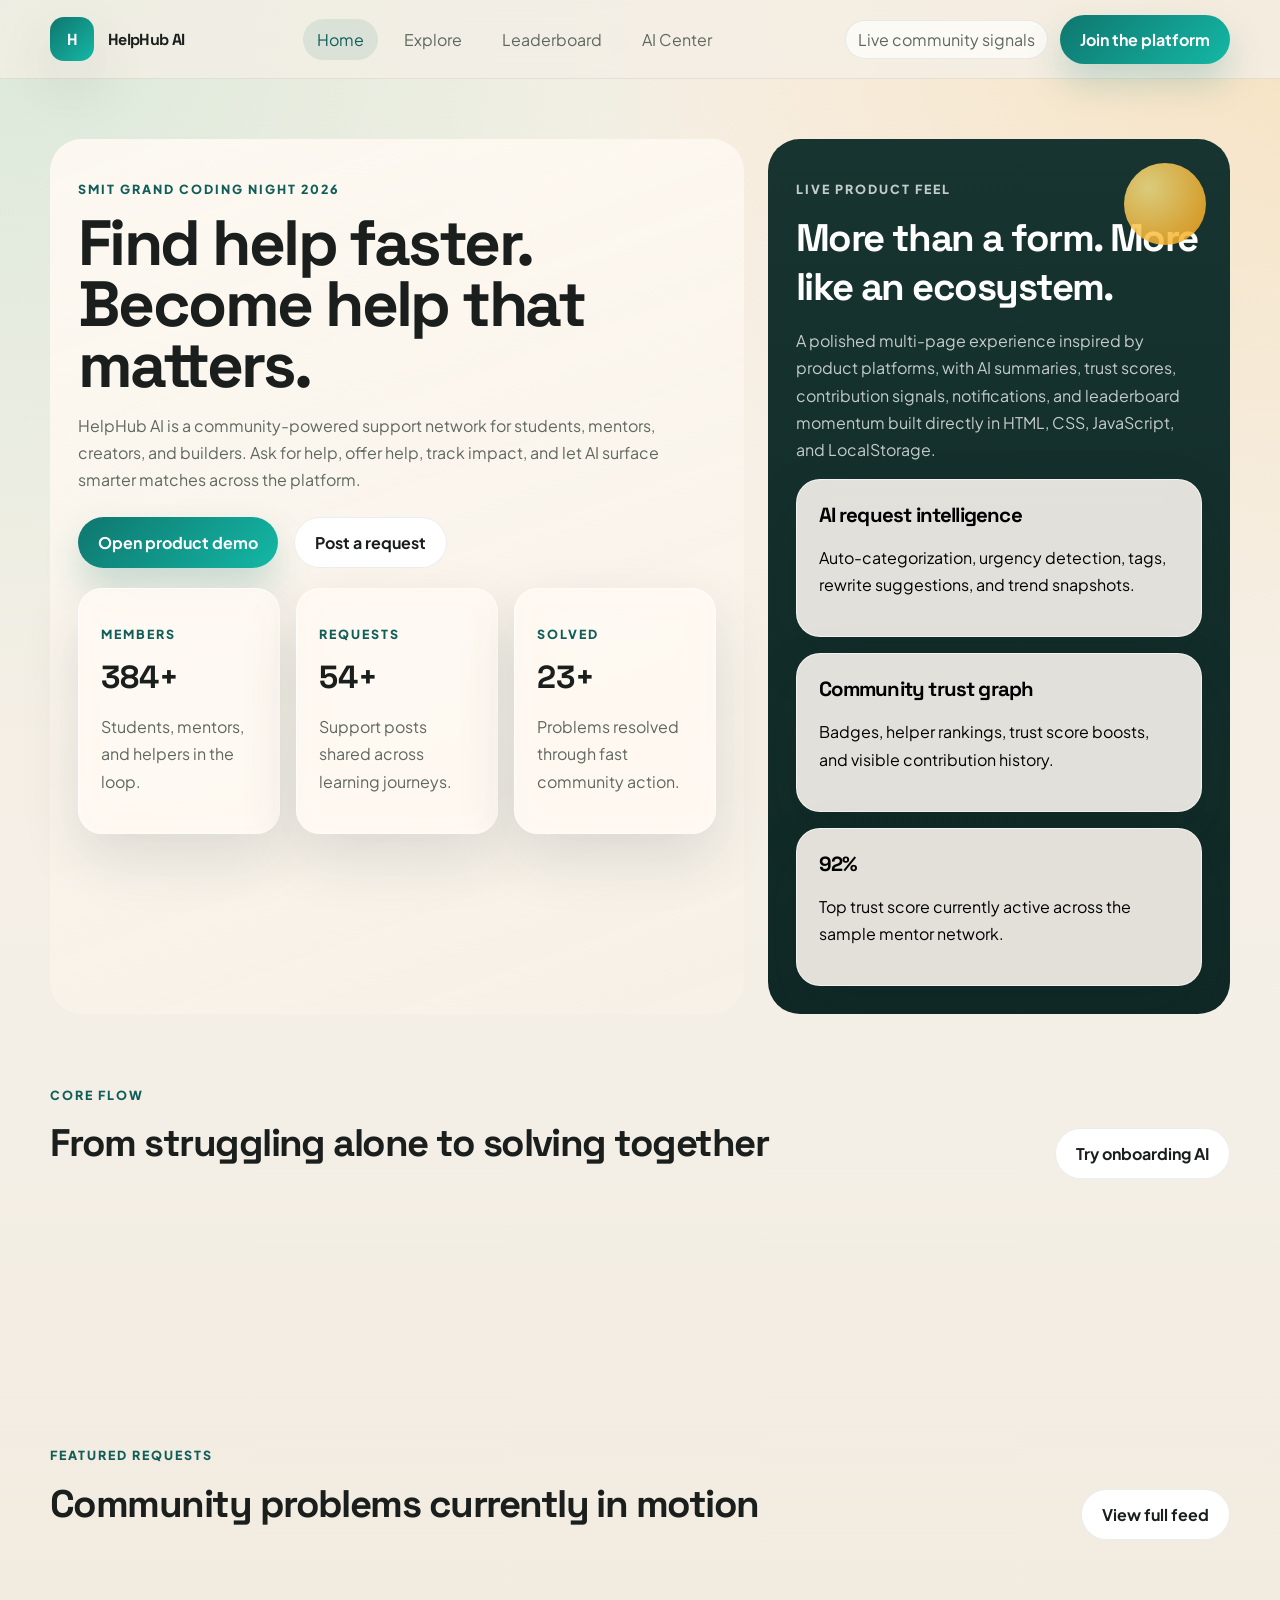
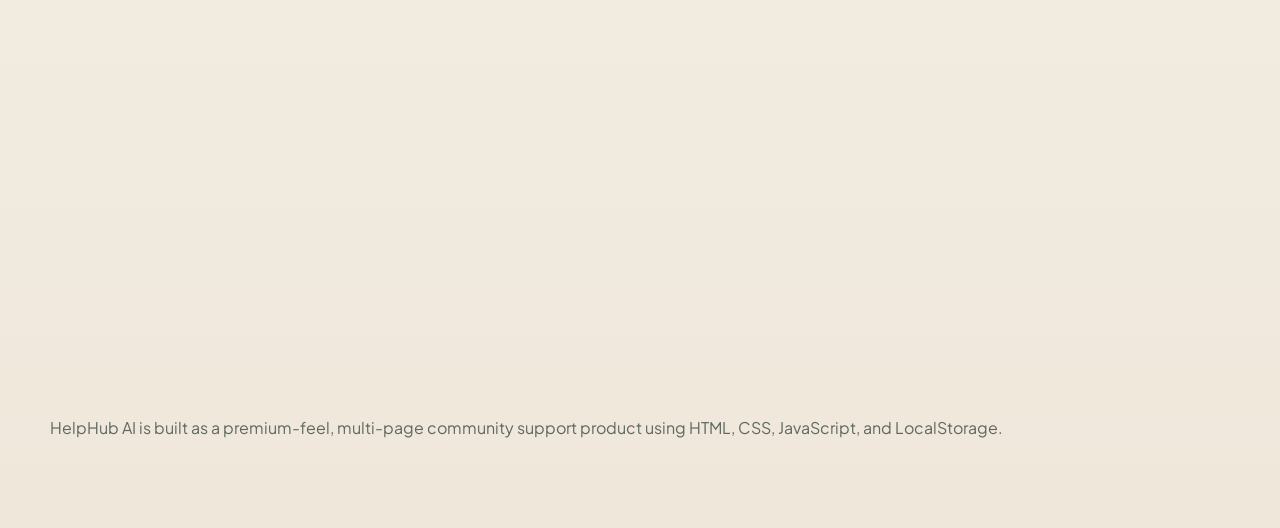
<file: index.html>
<!doctype html>
<html lang="en">
  <head>
    <meta charset="UTF-8" />
    <meta name="viewport" content="width=device-width, initial-scale=1.0" />
    <title>Main Page</title>
    <link href="https://fonts.googleapis.com/css2?family=Plus+Jakarta+Sans:wght@400;500;600;700;800&amp;family=Space+Grotesk:wght@500;700&amp;display=swap" rel="stylesheet">  
    <link rel="stylesheet" href="./style.css" />
    <style>
      .fade-in {
        opacity: 0;
        transform: translateY(40px);
        transition: all 0.8s ease;
      }

      .fade-in.show {
        opacity: 1;
        transform: translateY(0);
      }

      .fade-in.delay-1 {
        transition-delay: 0.1s;
      }
      .fade-in.delay-2 {
        transition-delay: 0.2s;
      }
      .fade-in.delay-3 {
        transition-delay: 0.3s;
      }

      .hero-copy,
      .hero-panel {
        opacity: 0;
        transform: translateY(50px);
        animation: fadeUp 1s ease forwards;
      }

      .hero-panel {
        animation-delay: 0.3s;
      }

      @keyframes fadeUp {
        to {
          opacity: 1;
          transform: translateY(0);
        }
      }
    </style>
  </head>
  <body data-page="landing">
    <div class="site-shell">
      <header class="topbar">
        <div class="container nav">
          <a class="brand" href="#"
            ><span class="brand-badge">H</span><span>HelpHub AI</span></a
          >
          <nav class="nav-links">
            <a data-nav="landing" href="#" class="active">Home</a>
            <a href="./pages/explore.html">Explore</a>
            <a href="./pages/leaderboard.html">Leaderboard</a>
            <a href="./pages/ai.html">AI Center</a>
          </nav>
          <div class="nav-actions">
            <a class="pill" href="./pages/notification.html"
              >Live community signals</a
            >
            <a class="btn btn-primary" href="./pages/auth.html"
              >Join the platform</a
            >
          </div>
        </div>
      </header>
      <main>
        <section class="hero">
          <div class="container hero-grid">
            <div class="hero-copy fade-in delay-1">
              <p class="eyebrow">SMIT Grand Coding Night 2026</p>
              <h1>Find help faster. Become help that matters.</h1>
              <p>
                HelpHub AI is a community-powered support network for students,
                mentors, creators, and builders. Ask for help, offer help, track
                impact, and let AI surface smarter matches across the platform.
              </p>
              <div class="hero-actions">
                <a class="btn btn-primary" href="./pages/dsahboard.html"
                  >Open product demo</a
                >
                <a class="btn btn-secondary" href="./pages/create-req.html"
                  >Post a request</a
                >
              </div>
              <div class="stats-grid">
                <div class="stat-card">
                  <p class="eyebrow">Members</p>
                  <div class="stat-value" data-stat-members="">384+</div>
                  <p>Students, mentors, and helpers in the loop.</p>
                </div>
                <div class="stat-card">
                  <p class="eyebrow">Requests</p>
                  <div class="stat-value" data-stat-requests="">54+</div>
                  <p>Support posts shared across learning journeys.</p>
                </div>
                <div class="stat-card">
                  <p class="eyebrow">Solved</p>
                  <div class="stat-value" data-stat-solved="">23+</div>
                  <p>Problems resolved through fast community action.</p>
                </div>
              </div>
            </div>
            <div class="hero-panel fade-in delay-2">
              <span class="orb"></span>
              <p class="eyebrow">Live product feel</p>
              <h2>More than a form. More like an ecosystem.</h2>
              <p>
                A polished multi-page experience inspired by product platforms,
                with AI summaries, trust scores, contribution signals,
                notifications, and leaderboard momentum built directly in HTML,
                CSS, JavaScript, and LocalStorage.
              </p>
              <div class="stack">
                <div class="feature-card fade-in delay-1" style="color: black">
                  <h3>AI request intelligence</h3>
                  <p style="color: black">
                    Auto-categorization, urgency detection, tags, rewrite
                    suggestions, and trend snapshots.
                  </p>
                </div>
                <div class="feature-card fade-in delay-2" style="color: black">
                  <h3>Community trust graph</h3>
                  <p style="color: black">
                    Badges, helper rankings, trust score boosts, and visible
                    contribution history.
                  </p>
                </div>
                <div class="feature-card fade-in delay-3" style="color: black">
                  <h3 data-top-score="">92%</h3>
                  <p style="color: black">
                    Top trust score currently active across the sample mentor
                    network.
                  </p>
                </div>
              </div>
            </div>
          </div>
        </section>
        <section class="section">
          <div class="container">
            <div class="section-head">
              <div>
                <p class="section-kicker">Core flow</p>
                <h2>From struggling alone to solving together</h2>
              </div>
              <a class="btn btn-secondary" href="./pages/onboarding.html"
                >Try onboarding AI</a
              >
            </div>
            <div class="card-grid">
              <article class="feature-card fade-in delay-1">
                <h3>Ask for help clearly</h3>
                <p>
                  Create structured requests with category, urgency, AI
                  suggestions, and tags that attract the right people.
                </p>
              </article>
              <article class="feature-card fade-in delay-2">
                <h3>Discover the right people</h3>
                <p>
                  Use the explore feed, helper lists, notifications, and
                  messaging to move quickly once a match happens.
                </p>
              </article>
              <article class="feature-card fade-in delay-3">
                <h3>Track real contribution</h3>
                <p>
                  Trust scores, badges, solved requests, and rankings help the
                  community recognize meaningful support.
                </p>
              </article>
            </div>
          </div>
        </section>
        <section class="section">
          <div class="container">
            <div class="section-head">
              <div>
                <p class="section-kicker">Featured requests</p>
                <h2>Community problems currently in motion</h2>
              </div>
              <a class="btn btn-secondary" href="./pages/explore.html"
                >View full feed</a
              >
            </div>
            <div class="card-grid" data-featured-requests="">
              <article class="request-card fade-in">
                <div class="card-meta">
                  <span class="tag">Web Development</span>
                  <span class="tag urgent">High</span>
                  <span class="tag">Open</span>
                </div>
                <h3>
                  Need help making my portfolio responsive before demo day
                </h3>
                <p>
                  My HTML/CSS portfolio breaks on tablets and I need layout
                  guidance before tomorrow evening.
                </p>
                <div class="tag-row">
                  <span class="tag">HTML/CSS</span
                  ><span class="tag">Responsive</span
                  ><span class="tag">Portfolio</span>
                </div>
                <div
                  class="list-item"
                  style="padding-bottom: 0; border-bottom: 0"
                >
                  <div>
                    <strong>Sara Noor</strong>
                    <p>Karachi • 1 helper interested</p>
                  </div>
                  <a
                    class="btn btn-secondary"
                    href="./pages/details.html"
                    >Open details</a
                  >
                </div>
              </article>

              <article class="request-card fade-in">
                <div class="card-meta">
                  <span class="tag">Design</span>
                  <span class="tag">Medium</span>
                  <span class="tag">Open</span>
                </div>
                <h3>Looking for Figma feedback on a volunteer event poster</h3>
                <p>
                  I have a draft poster for a campus community event and want
                  sharper hierarchy, spacing, and CTA copy.
                </p>
                <div class="tag-row">
                  <span class="tag">Figma</span><span class="tag">Poster</span
                  ><span class="tag">Design Review</span>
                </div>
                <div
                  class="list-item"
                  style="padding-bottom: 0; border-bottom: 0"
                >
                  <div>
                    <strong>Ayesha Khan</strong>
                    <p>Lahore • 1 helper interested</p>
                  </div>
                  <a
                    class="btn btn-secondary"
                    href="./pages/details.html"
                    >Open details</a
                  >
                </div>
              </article>

              <article class="request-card fade-in">
                <div class="card-meta">
                  <span class="tag">Career</span>
                  <span class="tag">Low</span>
                  <span class="tag success">Solved</span>
                </div>
                <h3>Need mock interview support for internship applications</h3>
                <p>
                  Applying to frontend internships and need someone to practice
                  behavioral and technical interview questions with me.
                </p>
                <div class="tag-row">
                  <span class="tag">Interview Prep</span
                  ><span class="tag">Career</span
                  ><span class="tag">Frontend</span>
                </div>
                <div
                  class="list-item"
                  style="padding-bottom: 0; border-bottom: 0"
                >
                  <div>
                    <strong>Sara Noor</strong>
                    <p>Remote • 2 helpers interested</p>
                  </div>
                  <a
                    class="btn btn-secondary"
                    href="./pages/details.html"
                    >Open details</a
                  >
                </div>
              </article>
            </div>
          </div>
        </section>
      </main>
      <footer class="footer">
        <div class="container">
          HelpHub AI is built as a premium-feel, multi-page community support
          product using HTML, CSS, JavaScript, and LocalStorage.
        </div>
      </footer>
    </div>

    <script>
      const elements = document.querySelectorAll(".fade-in");

      const observer = new IntersectionObserver(
        (entries) => {
          entries.forEach((entry) => {
            if (entry.isIntersecting) {
              entry.target.classList.add("show");
            } else {
              entry.target.classList.remove("show");
            }
          });
        },
        {
          threshold: 0.2,
        },
      );

      elements.forEach((el) => observer.observe(el));
    </script>
  </body>
</html>
</file>
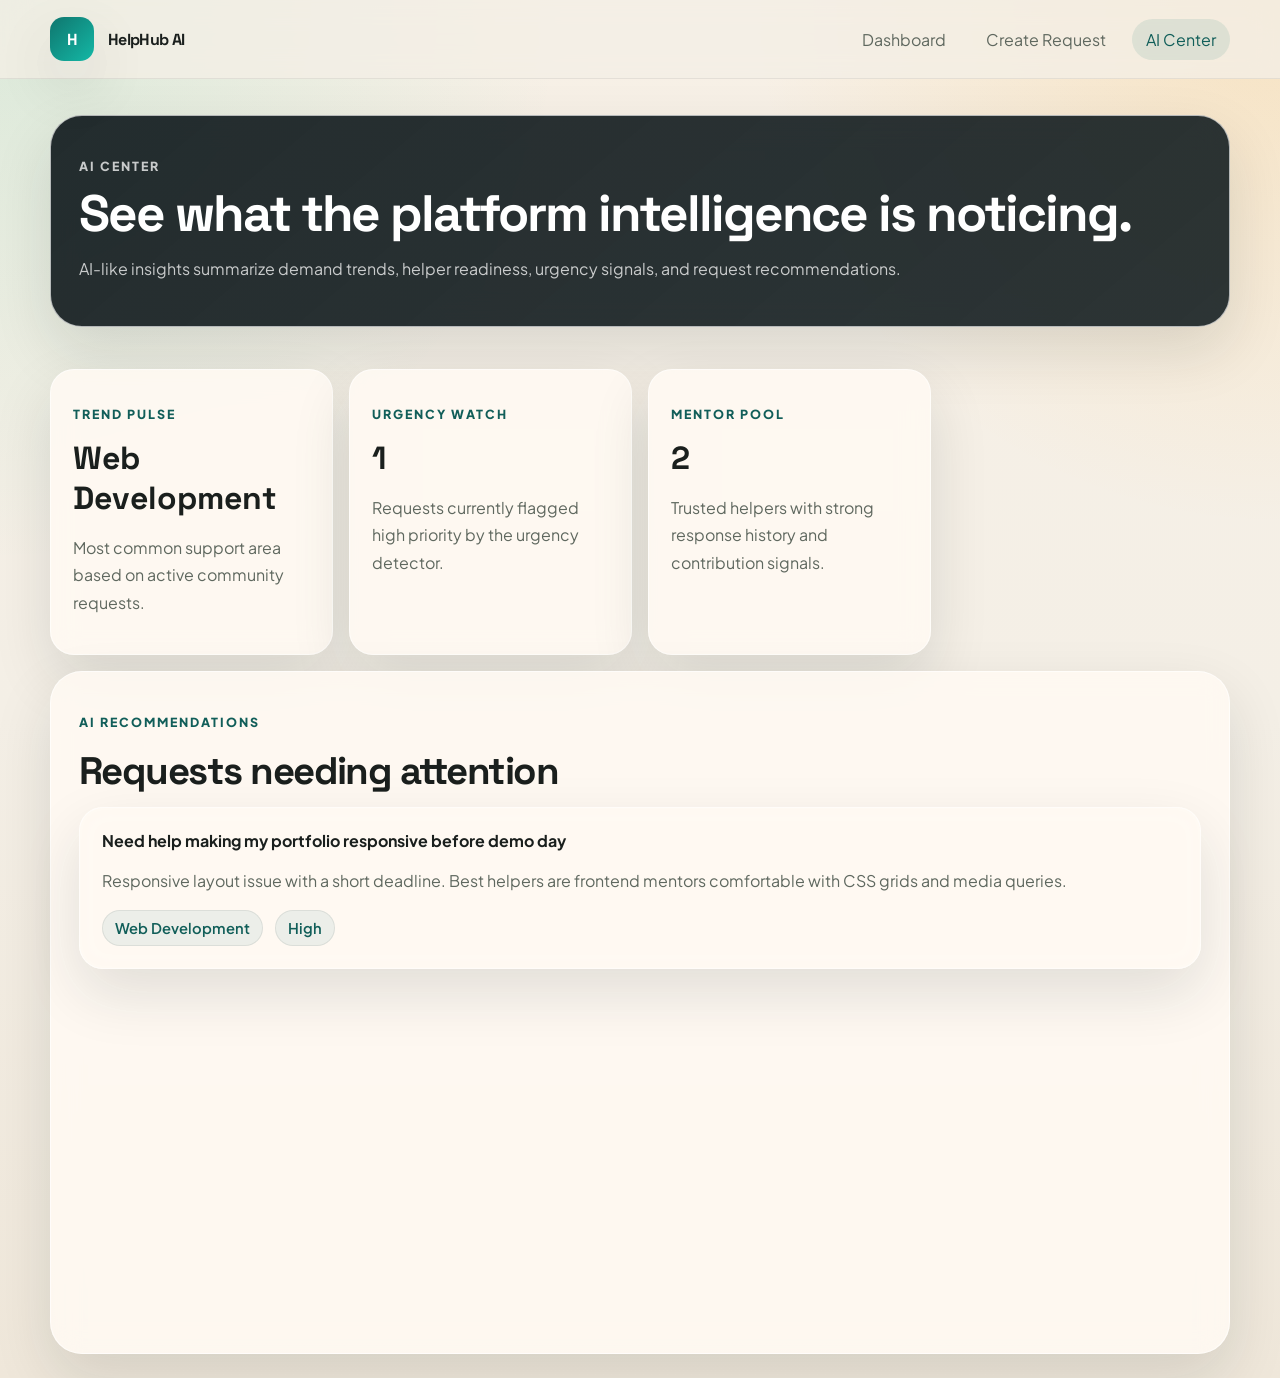
<file: pages/ai.html>
<!doctype html>
<html lang="en">
  <head>
    <meta charset="UTF-8" />
    <meta name="viewport" content="width=device-width, initial-scale=1.0" />
    <title>Document</title>
    <link href="https://fonts.googleapis.com/css2?family=Plus+Jakarta+Sans:wght@400;500;600;700;800&amp;family=Space+Grotesk:wght@500;700&amp;display=swap" rel="stylesheet">  
    <link rel="stylesheet" href="../style.css" />
  </head>

  <body data-page="ai">
    <header class="topbar">
      <div class="container nav">
        <a class="brand" href="../index.html"
          ><span class="brand-badge">H</span><span>HelpHub AI</span></a
        >
        <nav class="nav-links">
          <a href="./dashboard.html">Dashboard</a
          ><a href="./create-req.html">Create Request</a
          ><a data-nav="ai" href="./ai.html" class="active">AI Center</a>
        </nav>
      </div>
    </header>
    <main class="container">
      <section class="page-hero">
        <div class="panel fade-in delay-1">
          <p class="eyebrow">AI Center</p>
          <h1 style="font-size: clamp(2.2rem, 4vw, 4rem)">
            See what the platform intelligence is noticing.
          </h1>
          <p>
            AI-like insights summarize demand trends, helper readiness, urgency
            signals, and request recommendations.
          </p>
        </div>
      </section>
      <section class="stack section">
        <div class="mini-grid" data-ai-summary="">
          <div class="stat-card fade-in delay-1">
            <p class="eyebrow">Trend pulse</p>
            <div class="stat-value">Web Development</div>
            <p>Most common support area based on active community requests.</p>
          </div>
          <div class="stat-card fade-in delay-2">
            <p class="eyebrow">Urgency watch</p>
            <div class="stat-value">1</div>
            <p>
              Requests currently flagged high priority by the urgency detector.
            </p>
          </div>
          <div class="stat-card fade-in delay-3">
            <p class="eyebrow">Mentor pool</p>
            <div class="stat-value">2</div>
            <p>
              Trusted helpers with strong response history and contribution
              signals.
            </p>
          </div>
        </div>
        <div class="panel fade-in delay-2">
          <p class="section-kicker">AI recommendations</p>
          <h2>Requests needing attention</h2>
          <div class="stack" data-ai-recommendations="">
            <div class="timeline-item fade-in delay-1">
              <strong
                >Need help making my portfolio responsive before demo
                day</strong
              >
              <p>
                Responsive layout issue with a short deadline. Best helpers are
                frontend mentors comfortable with CSS grids and media queries.
              </p>
              <div class="tag-row">
                <span class="tag">Web Development</span
                ><span class="tag">High</span>
              </div>
            </div>

            <div class="timeline-item fade-in delay-2">
              <strong
                >Looking for Figma feedback on a volunteer event poster</strong
              >
              <p>
                A visual design critique request where feedback on hierarchy,
                spacing, and messaging would create the most value.
              </p>
              <div class="tag-row">
                <span class="tag">Design</span><span class="tag">Medium</span>
              </div>
            </div>

            <div class="timeline-item fade-in delay-3">
              <strong
                >Need mock interview support for internship applications</strong
              >
              <p>
                Career coaching request focused on confidence-building,
                behavioral answers, and entry-level frontend interviews.
              </p>
              <div class="tag-row">
                <span class="tag">Career</span><span class="tag">Low</span>
              </div>
            </div>
          </div>
        </div>
      </section>
    </main>
    <script>
      const elements = document.querySelectorAll(".fade-in");

      const observer = new IntersectionObserver(
        (entries) => {
          entries.forEach((entry) => {
            if (entry.isIntersecting) {
              entry.target.classList.add("show");
            } else {
              entry.target.classList.remove("show");
            }
          });
        },
        { threshold: 0.2 },
      );

      elements.forEach((el) => observer.observe(el));
    </script>
  </body>
</html>
</file>
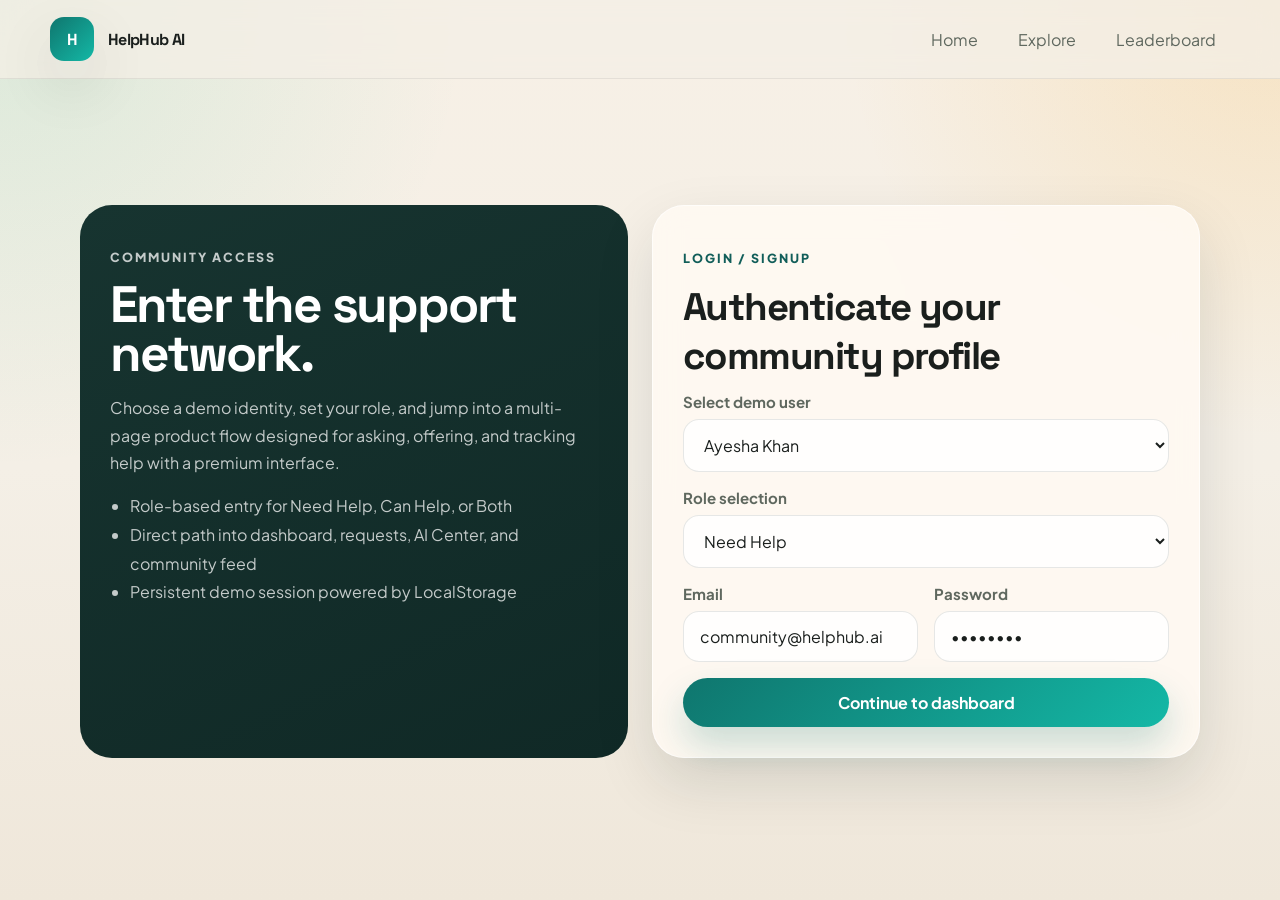
<file: pages/auth.html>
<!doctype html>
<html lang="en">
  <head>
    <meta charset="UTF-8" />
    <meta name="viewport" content="width=device-width, initial-scale=1.0" />
    <title>Document</title>
    <link href="https://fonts.googleapis.com/css2?family=Plus+Jakarta+Sans:wght@400;500;600;700;800&amp;family=Space+Grotesk:wght@500;700&amp;display=swap" rel="stylesheet">  
    <link rel="stylesheet" href="../style.css" />
  </head>

  <body data-page="auth">
    <header class="topbar">
      <div class="container nav">
        <a class="brand" href="../index.html"
          ><span class="brand-badge">H</span><span>HelpHub AI</span></a
        >
        <nav class="nav-links">
          <a href="../index.html">Home</a
          ><a href="./explore.html">Explore</a
          ><a href="./leaderboard.html">Leaderboard</a>
        </nav>
      </div>
    </header>
    <main class="auth-layout container">
      <div class="auth-wrap">
        <section class="auth-side fade-in delay-1">
          <p class="eyebrow">Community access</p>
          <h1 style="font-size: clamp(2.4rem, 4vw, 4rem)">
            Enter the support network.
          </h1>
          <p>
            Choose a demo identity, set your role, and jump into a multi-page
            product flow designed for asking, offering, and tracking help with a
            premium interface.
          </p>
          <ul>
            <li>Role-based entry for Need Help, Can Help, or Both</li>
            <li>
              Direct path into dashboard, requests, AI Center, and community
              feed
            </li>
            <li>Persistent demo session powered by LocalStorage</li>
          </ul>
        </section>
        <section class="auth-card fade-in delay-2">
          <p class="section-kicker">Login / Signup</p>
          <h2>Authenticate your community profile</h2>
          <form data-auth-form="" class="stack">
            <div class="field fade-in delay-1">
              <label for="auth-user">Select demo user</label
              ><select id="auth-user" data-auth-user="">
                <option value="user-1">Ayesha Khan</option>
                <option value="user-2">Hassan Ali</option>
                <option value="user-3">Sara Noor</option>
              </select>
            </div>
            <div class="field fade-in delay-2">
              <label for="auth-role">Role selection</label
              ><select id="auth-role" data-auth-role="">
                <option>Need Help</option>
                <option>Can Help</option>
                <option>Both</option>
              </select>
            </div>
            <div class="auth-grid">
              <div class="field fade-in delay-3">
                <label>Email</label
                ><input type="email" value="community@helphub.ai" />
              </div>
              <div class="field fade-in delay-4">
                <label>Password</label
                ><input type="password" value="demo1234" />
              </div>
            </div>
            <a
              href="../index.html"
              class="btn btn-primary fade-in delay-2"
              type="submit"
            >
              Continue to dashboard
            </a>
          </form>
        </section>
      </div>
    </main>
    <script>
      const elements = document.querySelectorAll(".fade-in");

      const observer = new IntersectionObserver(
        (entries) => {
          entries.forEach((entry) => {
            if (entry.isIntersecting) {
              entry.target.classList.add("show");
            } else {
              entry.target.classList.remove("show");
            }
          });
        },
        { threshold: 0.2 },
      );

      elements.forEach((el) => observer.observe(el));
    </script>
  </body>
</html>
</file>
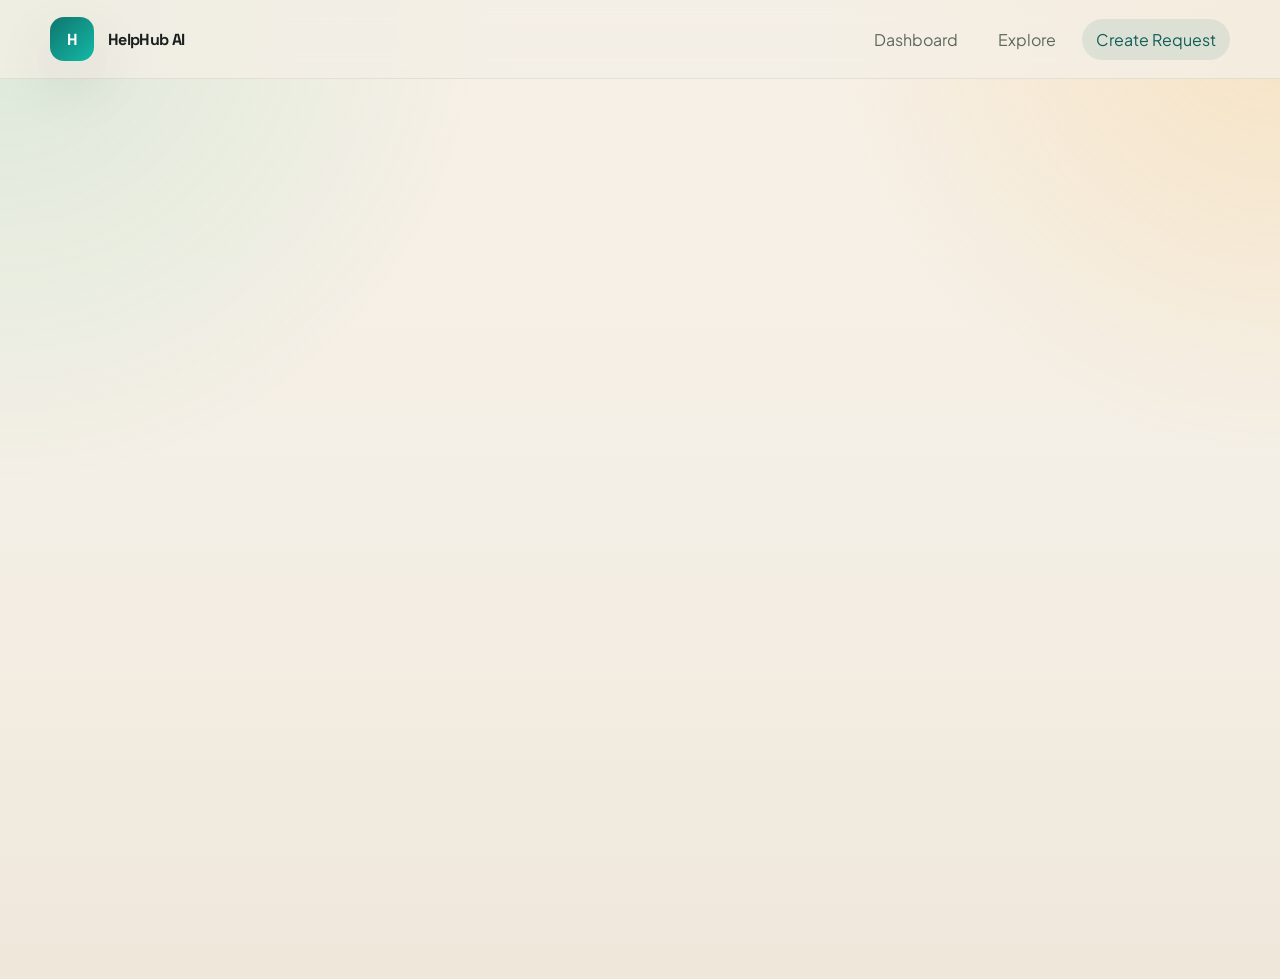
<file: pages/create-req.html>
<!doctype html>
<html lang="en">
  <head>
    <meta charset="UTF-8" />
    <meta name="viewport" content="width=device-width, initial-scale=1.0" />
    <title>Document</title>
    <link href="https://fonts.googleapis.com/css2?family=Plus+Jakarta+Sans:wght@400;500;600;700;800&amp;family=Space+Grotesk:wght@500;700&amp;display=swap" rel="stylesheet">  
    <link rel="stylesheet" href="../style.css" />
  </head>

  <body data-page="create">
    <header class="topbar">
      <div class="container nav">
        <a class="brand" href="../index.html"
          ><span class="brand-badge">H</span><span>HelpHub AI</span></a
        >
        <nav class="nav-links">
          <a href="./dashboard.html">Dashboard</a
          ><a href="./explore.html">Explore</a
          ><a
            data-nav="create"
            href="./create-req.html"
            class="active"
            >Create Request</a
          >
        </nav>
      </div>
    </header>
    <main class="container">
      <section class="page-hero">
        <div class="panel fade-in delay-1">
          <p class="eyebrow">Create request</p>
          <h1 style="font-size: clamp(2.2rem, 4vw, 4rem)">
            Turn a rough problem into a clear help request.
          </h1>
          <p>
            Use built-in AI suggestions for category, urgency, tags, and a
            stronger description rewrite.
          </p>
        </div>
      </section>
      <section class="detail-grid section">
        <form class="form-card stack fade-in delay-2" data-create-form="">
          <div class="field fade-in delay-1">
            <label for="request-title">Title</label
            ><input
              id="request-title"
              type="text"
              placeholder="Need review on my JavaScript quiz app before submission"
              required=""
            />
          </div>
          <div class="field fade-in delay-2">
            <label for="request-description">Description</label
            ><textarea
              id="request-description"
              placeholder="Explain the challenge, your current progress, deadline, and what kind of help would be useful."
              required=""
            ></textarea>
          </div>
          <div class="form-grid">
            <div class="field fade-in delay-3">
              <label for="request-tags">Tags</label
              ><input
                id="request-tags"
                type="text"
                placeholder="JavaScript, Debugging, Review"
              />
            </div>
            <div class="field fade-in delay-4">
              <label for="request-category">Category</label
              ><select id="request-category" required="">
                <option>Web Development</option>
                <option>Design</option>
                <option>Career</option>
                <option>Academics</option>
                <option>Content</option>
                <option>Community</option>
              </select>
            </div>
            <div class="field fade-in delay-5">
              <label for="request-urgency">Urgency</label
              ><select id="request-urgency" required="">
                <option>Critical</option>
                <option selected="">High</option>
                <option>Medium</option>
                <option>Low</option>
              </select>
            </div>
          </div>
          <div class="row fade-in delay-2">
            <button class="btn btn-secondary" type="button" data-fill-ai="">
              Apply AI suggestions</button
            ><button class="btn btn-primary" type="submit">
              Publish request
            </button>
          </div>
        </form>
        <aside class="panel fade-in delay-3">
          <p class="section-kicker">AI assistant</p>
          <h2>Smart request guidance</h2>
          <div data-ai-request-insights="">
            <div class="metric fade-in delay-1">
              <span>Suggested category</span><strong>Community</strong>
            </div>
            <div class="metric fade-in delay-2">
              <span>Detected urgency</span><strong>Low</strong>
            </div>
            <div class="metric fade-in delay-3">
              <span>Suggested tags</span
              ><strong>Add more detail for smarter tags</strong>
            </div>
            <div class="metric fade-in delay-4">
              <span>Rewrite suggestion</span
              ><strong
                >Start describing the challenge to generate a stronger
                version.</strong
              >
            </div>
          </div>
        </aside>
      </section>
    </main>
    <script>
      const elements = document.querySelectorAll(".fade-in");

      const observer = new IntersectionObserver(
        (entries) => {
          entries.forEach((entry) => {
            if (entry.isIntersecting) {
              entry.target.classList.add("show");
            } else {
              entry.target.classList.remove("show");
            }
          });
        },
        { threshold: 0.2 },
      );

      elements.forEach((el) => observer.observe(el));
    </script>
  </body>
</html>
</file>
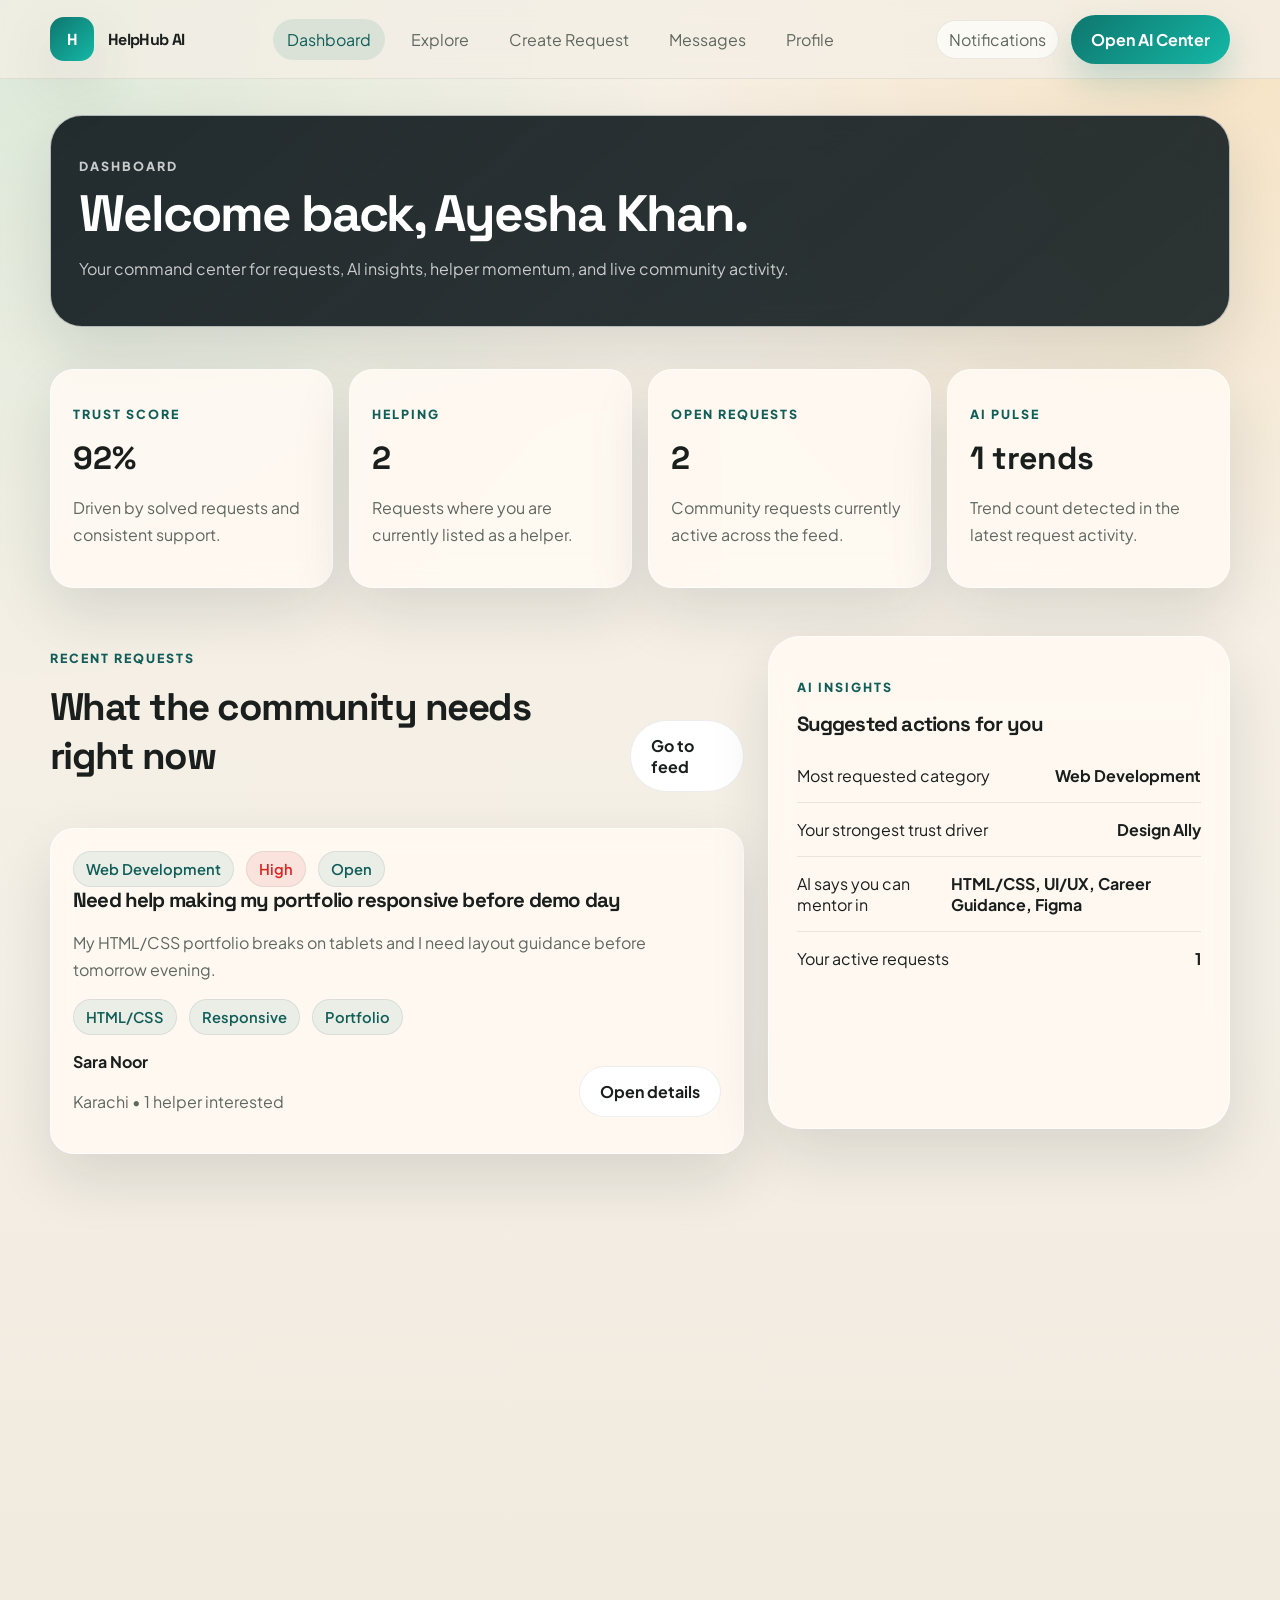
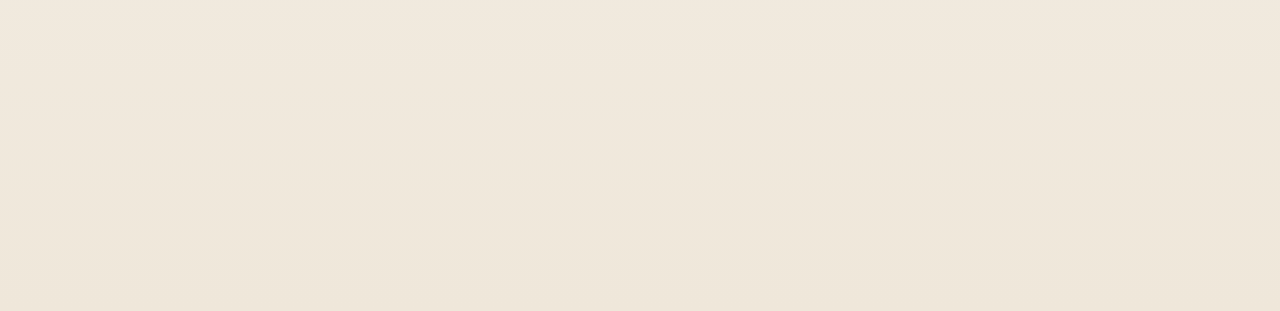
<file: pages/dashboard.html>
<!doctype html>
<html lang="en">
  <head>
    <meta charset="UTF-8" />
    <meta name="viewport" content="width=device-width, initial-scale=1.0" />
    <title>Document</title>
    <link href="https://fonts.googleapis.com/css2?family=Plus+Jakarta+Sans:wght@400;500;600;700;800&amp;family=Space+Grotesk:wght@500;700&amp;display=swap" rel="stylesheet">  
    <link rel="stylesheet" href="../style.css" />
  </head>

  <body data-page="dashboard">
    <div class="site-shell">
      <header class="topbar">
        <div class="container nav">
          <a class="brand" href="../index.html"
            ><span class="brand-badge">H</span><span>HelpHub AI</span></a
          >
          <nav class="nav-links">
            <a
              data-nav="dashboard"
              href="./dashboard.html"
              class="active"
              >Dashboard</a
            >
            <a href="./explore.html">Explore</a>
            <a href="./create-req.html">Create Request</a>
            <a href="./message.html">Messages</a>
            <a href="./profile.html">Profile</a>
          </nav>
          <div class="nav-actions">
            <a class="pill" href="./notification.html"
              >Notifications</a
            ><a class="btn btn-primary" href="./explore.html"
              >Open AI Center</a
            >
          </div>
        </div>
      </header>
      <main class="container">
        <section class="page-hero">
          <div class="panel fade-in delay-1">
            <p class="eyebrow">Dashboard</p>
            <h1 style="font-size: clamp(2.3rem, 4vw, 4.2rem)">
              Welcome back, <span data-dashboard-name="">Ayesha Khan</span>.
            </h1>
            <p>
              Your command center for requests, AI insights, helper momentum,
              and live community activity.
            </p>
          </div>
        </section>
        <section class="mini-grid section">
          <div class="stat-card fade-in delay-1">
            <p class="eyebrow">Trust score</p>
            <div class="stat-value" data-stat-trust="">92%</div>
            <p>Driven by solved requests and consistent support.</p>
          </div>
          <div class="stat-card fade-in delay-2">
            <p class="eyebrow">Helping</p>
            <div class="stat-value" data-stat-helping="">2</div>
            <p>Requests where you are currently listed as a helper.</p>
          </div>
          <div class="stat-card fade-in delay-3">
            <p class="eyebrow">Open requests</p>
            <div class="stat-value" data-stat-open="">2</div>
            <p>Community requests currently active across the feed.</p>
          </div>
          <div class="stat-card fade-in delay-4">
            <p class="eyebrow">AI pulse</p>
            <div class="stat-value" data-stat-insights="">1 trends</div>
            <p>Trend count detected in the latest request activity.</p>
          </div>
        </section>
        <section class="dashboard-grid section">
          <div class="stack">
            <div class="section-head">
              <div>
                <p class="section-kicker">Recent requests</p>
                <h2>What the community needs right now</h2>
              </div>
              <a class="btn btn-secondary" href="./explore.html"
                >Go to feed</a
              >
            </div>
            <div class="stack" data-dashboard-requests="">
              <article class="request-card fade-in delay-1">
                <div class="card-meta">
                  <span class="tag">Web Development</span>
                  <span class="tag urgent">High</span>
                  <span class="tag">Open</span>
                </div>
                <h3>
                  Need help making my portfolio responsive before demo day
                </h3>
                <p>
                  My HTML/CSS portfolio breaks on tablets and I need layout
                  guidance before tomorrow evening.
                </p>
                <div class="tag-row">
                  <span class="tag">HTML/CSS</span
                  ><span class="tag">Responsive</span
                  ><span class="tag">Portfolio</span>
                </div>
                <div
                  class="list-item"
                  style="padding-bottom: 0; border-bottom: 0"
                >
                  <div>
                    <strong>Sara Noor</strong>
                    <p>Karachi • 1 helper interested</p>
                  </div>
                  <a class="btn btn-secondary" href="./details.html"
                    >Open details</a
                  >
                </div>
              </article>

              <article class="request-card fade-in delay-2">
                <div class="card-meta">
                  <span class="tag">Design</span>
                  <span class="tag">Medium</span>
                  <span class="tag">Open</span>
                </div>
                <h3>Looking for Figma feedback on a volunteer event poster</h3>
                <p>
                  I have a draft poster for a campus community event and want
                  sharper hierarchy, spacing, and CTA copy.
                </p>
                <div class="tag-row">
                  <span class="tag">Figma</span><span class="tag">Poster</span
                  ><span class="tag">Design Review</span>
                </div>
                <div
                  class="list-item"
                  style="padding-bottom: 0; border-bottom: 0"
                >
                  <div>
                    <strong>Ayesha Khan</strong>
                    <p>Lahore • 1 helper interested</p>
                  </div>
                  <a class="btn btn-secondary" href="./details.html"
                    >Open details</a
                  >
                </div>
              </article>

              <article class="request-card fade-in delay-3">
                <div class="card-meta">
                  <span class="tag">Career</span>
                  <span class="tag">Low</span>
                  <span class="tag success">Solved</span>
                </div>
                <h3>Need mock interview support for internship applications</h3>
                <p>
                  Applying to frontend internships and need someone to practice
                  behavioral and technical interview questions with me.
                </p>
                <div class="tag-row">
                  <span class="tag">Interview Prep</span
                  ><span class="tag">Career</span
                  ><span class="tag">Frontend</span>
                </div>
                <div
                  class="list-item"
                  style="padding-bottom: 0; border-bottom: 0"
                >
                  <div>
                    <strong>Sara Noor</strong>
                    <p>Remote • 2 helpers interested</p>
                  </div>
                  <a class="btn btn-secondary" href="./details.html"
                    >Open details</a
                  >
                </div>
              </article>
            </div>
          </div>
          <div class="stack">
            <div class="panel fade-in delay-2">
              <p class="section-kicker">AI insights</p>
              <h3>Suggested actions for you</h3>
              <div data-dashboard-ai="">
                <div class="metric">
                  <span>Most requested category</span
                  ><strong>Web Development</strong>
                </div>
                <div class="metric">
                  <span>Your strongest trust driver</span
                  ><strong>Design Ally</strong>
                </div>
                <div class="metric">
                  <span>AI says you can mentor in</span
                  ><strong>HTML/CSS, UI/UX, Career Guidance, Figma</strong>
                </div>
                <div class="metric">
                  <span>Your active requests</span><strong>1</strong>
                </div>
              </div>
            </div>
            <div class="panel fade-in delay-3">
              <p class="section-kicker">Notifications</p>
              <h3>Latest updates</h3>
              <div class="notif-list" data-dashboard-notes="">
                <div class="notif-item fade-in delay-1">
                  <div>
                    <strong
                      >New helper matched to your responsive portfolio
                      request</strong
                    >
                    <p>Match • 12 min ago</p>
                  </div>
                  <span class="tag urgent">Unread</span>
                </div>

                <div class="notif-item fade-in delay-2">
                  <div>
                    <strong
                      >Your trust score increased after a solved request</strong
                    >
                    <p>Reputation • 1 hr ago</p>
                  </div>
                  <span class="tag urgent">Unread</span>
                </div>

                <div class="notif-item fade-in delay-3">
                  <div>
                    <strong
                      >AI Center detected rising demand for interview
                      prep</strong
                    >
                    <p>Insight • Today</p>
                  </div>
                  <span class="tag">Read</span>
                </div>
              </div>
            </div>
          </div>
        </section>
      </main>
    </div>
    <script>
      const elements = document.querySelectorAll(".fade-in");

      const observer = new IntersectionObserver(
        (entries) => {
          entries.forEach((entry) => {
            if (entry.isIntersecting) {
              entry.target.classList.add("show");
            } else {
              entry.target.classList.remove("show");
            }
          });
        },
        { threshold: 0.2 },
      );

      elements.forEach((el) => observer.observe(el));
    </script>
  </body>
</html>
</file>
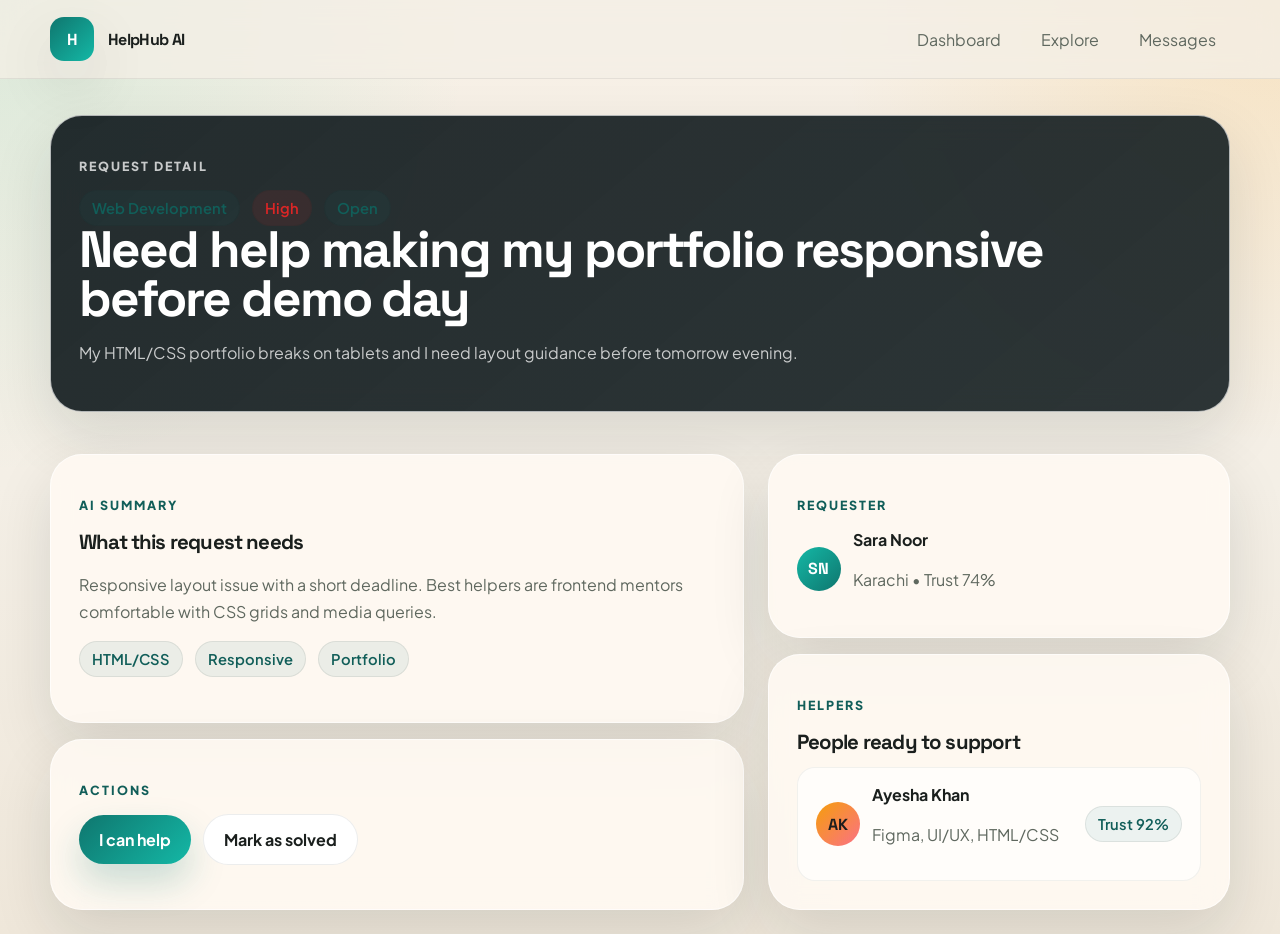
<file: pages/details.html>
<!doctype html>
<html lang="en">
  <head>
    <meta charset="UTF-8" />
    <meta name="viewport" content="width=device-width, initial-scale=1.0" />
    <title>Document</title>
    <link href="https://fonts.googleapis.com/css2?family=Plus+Jakarta+Sans:wght@400;500;600;700;800&amp;family=Space+Grotesk:wght@500;700&amp;display=swap" rel="stylesheet">  
    <link rel="stylesheet" href="../style.css" />
  </head>

  <body data-page="detail">
    <header class="topbar">
      <div class="container nav">
        <a class="brand" href="../index.html"
          ><span class="brand-badge">H</span><span>HelpHub AI</span></a
        >
        <nav class="nav-links">
          <a href="./dashboard.html">Dashboard</a><a href="./explore.html">Explore</a
          ><a href="./message.html">Messages</a>
        </nav>
      </div>
    </header>
    <main class="container">
      <section class="page-hero">
        <div class="panel">
          <p class="eyebrow">Request detail</p>
          <div data-request-meta="" class="tag-row">
            <span class="tag">Web Development</span>
            <span class="tag urgent">High</span>
            <span class="tag">Open</span>
          </div>
          <h1
            data-request-title=""
            style="font-size: clamp(2.1rem, 4vw, 3.8rem)"
          >
            Need help making my portfolio responsive before demo day
          </h1>
          <p data-request-description="">
            My HTML/CSS portfolio breaks on tablets and I need layout guidance
            before tomorrow evening.
          </p>
        </div>
      </section>
      <section class="detail-grid section">
        <div class="stack">
          <div class="panel">
            <p class="section-kicker">AI summary</p>
            <h3>What this request needs</h3>
            <p data-request-summary="">
              Responsive layout issue with a short deadline. Best helpers are
              frontend mentors comfortable with CSS grids and media queries.
            </p>
            <div class="tag-row" data-request-tags="">
              <span class="tag">HTML/CSS</span
              ><span class="tag">Responsive</span
              ><span class="tag">Portfolio</span>
            </div>
          </div>
          <div class="panel">
            <p class="section-kicker">Actions</p>
            <div class="row">
              <button class="btn btn-primary" data-cta-help="">
                I can help</button
              ><button class="btn btn-secondary" data-cta-solved="">
                Mark as solved
              </button>
            </div>
          </div>
        </div>
        <aside class="stack">
          <div class="panel">
            <p class="section-kicker">Requester</p>
            <div data-request-requester="">
              <div class="user-line">
                <div class="avatar teal">SN</div>
                <div>
                  <strong>Sara Noor</strong>
                  <p>Karachi • Trust 74%</p>
                </div>
              </div>
            </div>
          </div>
          <div class="panel">
            <p class="section-kicker">Helpers</p>
            <h3>People ready to support</h3>
            <div class="helper-list" data-helper-list="">
              <div class="helper-item">
                <div class="user-line">
                  <div class="avatar">AK</div>
                  <div>
                    <strong>Ayesha Khan</strong>
                    <p>Figma, UI/UX, HTML/CSS</p>
                  </div>
                </div>
                <span class="tag">Trust 92%</span>
              </div>
            </div>
          </div>
        </aside>
      </section>
    </main>
  </body>
</html>
</file>
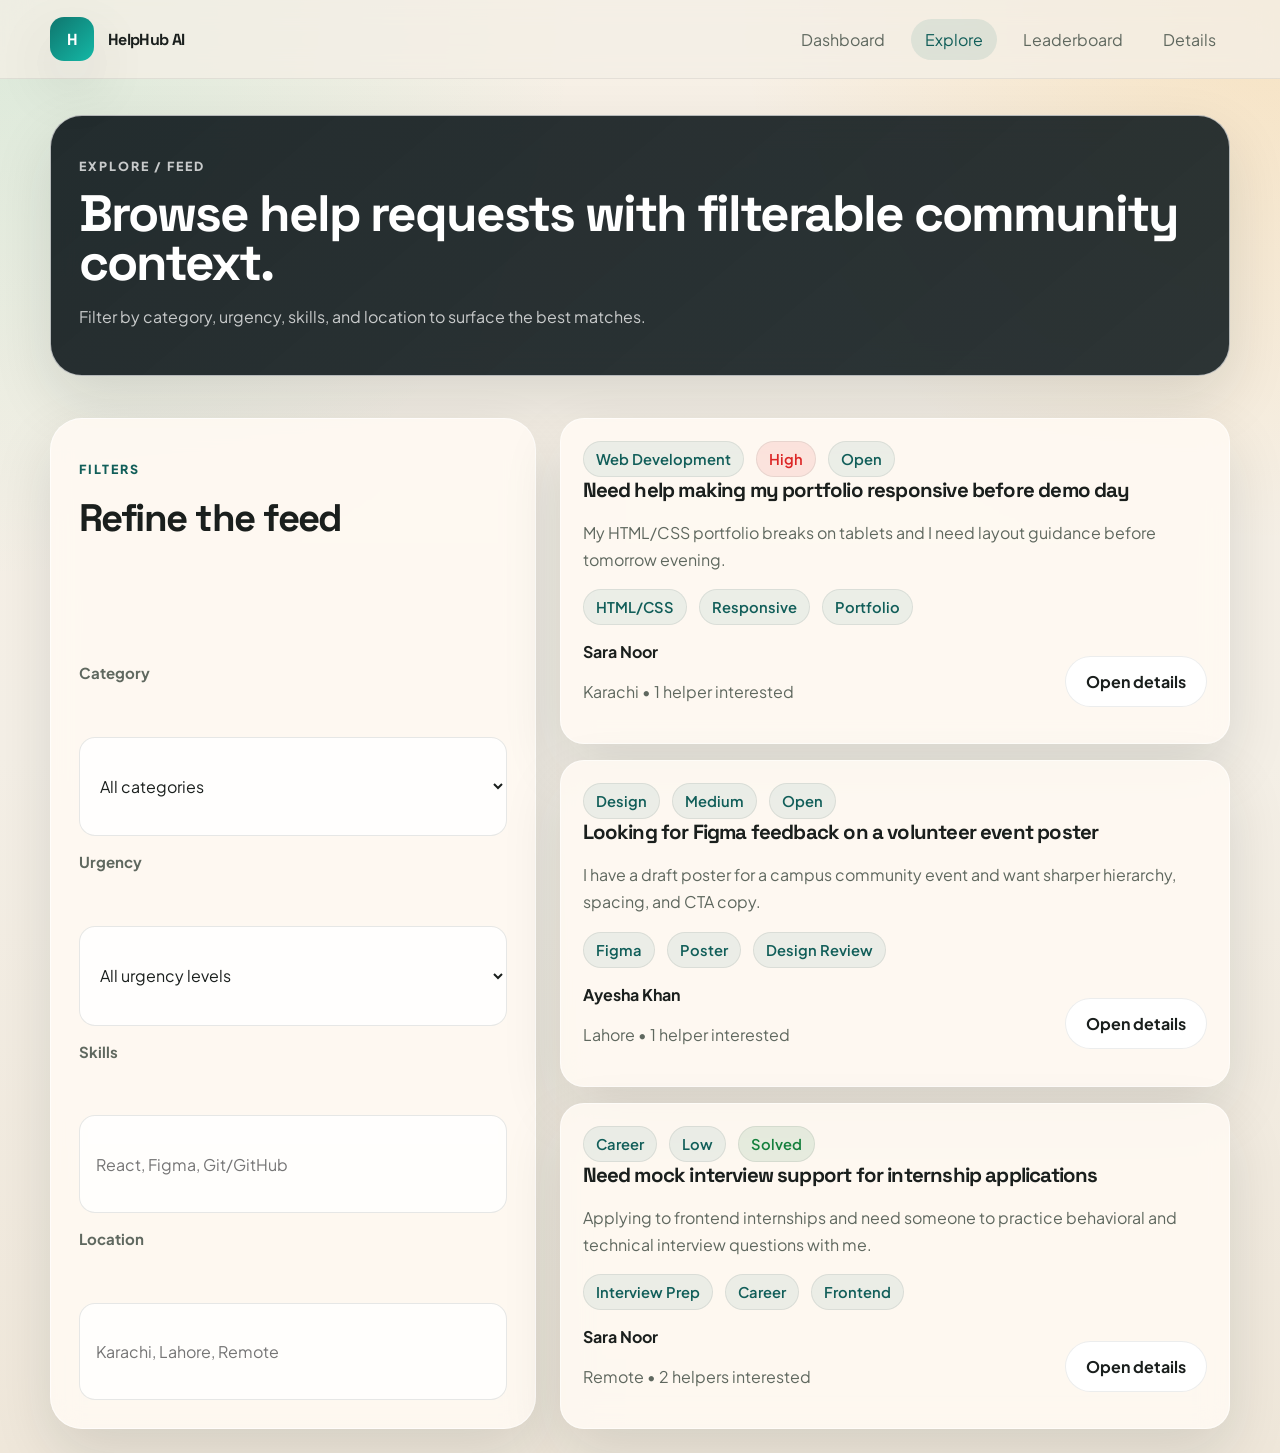
<file: pages/explore.html>
<!doctype html>
<html lang="en">
  <head>
    <meta charset="UTF-8" />
    <meta name="viewport" content="width=device-width, initial-scale=1.0" />
    <title>Document</title>
    <link href="https://fonts.googleapis.com/css2?family=Plus+Jakarta+Sans:wght@400;500;600;700;800&amp;family=Space+Grotesk:wght@500;700&amp;display=swap" rel="stylesheet">  
    <link rel="stylesheet" href="../style.css">
  </head>

  <body data-page="explore">
    <header class="topbar">
      <div class="container nav">
        <a class="brand" href="../index.html"
          ><span class="brand-badge">H</span><span>HelpHub AI</span></a
        >
        <nav class="nav-links">
          <a href="./dashboard.html">Dashboard</a
          ><a data-nav="explore" href="./explore.html" class="active">Explore</a
          ><a href="./leaderboard.html">Leaderboard</a
          ><a href="./details.html">Details</a>
        </nav>
      </div>
    </header>
    <main class="container">
      <section class="page-hero">
        <div class="panel fade-in delay-1">
          <p class="eyebrow">Explore / Feed</p>
          <h1 style="font-size: clamp(2.2rem, 4vw, 4rem)">
            Browse help requests with filterable community context.
          </h1>
          <p>
            Filter by category, urgency, skills, and location to surface the
            best matches.
          </p>
        </div>
      </section>
      <section class="feed-grid section">
        <form class="panel stack fade-in delay-2" data-filter-form="">
          <div>
            <p class="section-kicker">Filters</p>
            <h2>Refine the feed</h2>
          </div>
          <div class="field">
            <label>Category</label
            ><select name="category">
              <option value="">All categories</option>
              <option>Web Development</option>
              <option>Design</option>
              <option>Career</option>
              <option>Academics</option>
              <option>Content</option>
              <option>Community</option>
            </select>
          </div>
          <div class="field">
            <label>Urgency</label
            ><select name="urgency">
              <option value="">All urgency levels</option>
              <option>Critical</option>
              <option>High</option>
              <option>Medium</option>
              <option>Low</option>
            </select>
          </div>
          <div class="field">
            <label>Skills</label
            ><input
              name="skill"
              type="text"
              placeholder="React, Figma, Git/GitHub"
            />
          </div>
          <div class="field">
            <label>Location</label
            ><input
              name="location"
              type="text"
              placeholder="Karachi, Lahore, Remote"
            />
          </div>
        </form>
        <div class="stack" data-feed-results="">
          <article class="request-card fade-in">
            <div class="card-meta">
              <span class="tag">Web Development</span>
              <span class="tag urgent">High</span>
              <span class="tag">Open</span>
            </div>
            <h3>Need help making my portfolio responsive before demo day</h3>
            <p>
              My HTML/CSS portfolio breaks on tablets and I need layout guidance
              before tomorrow evening.
            </p>
            <div class="tag-row">
              <span class="tag">HTML/CSS</span
              ><span class="tag">Responsive</span
              ><span class="tag">Portfolio</span>
            </div>
            <div class="list-item" style="padding-bottom: 0; border-bottom: 0">
              <div>
                <strong>Sara Noor</strong>
                <p>Karachi • 1 helper interested</p>
              </div>
              <a class="btn btn-secondary" href="./details.html"
                >Open details</a
              >
            </div>
          </article>

          <article class="request-card fade-in delay-1">
            <div class="card-meta">
              <span class="tag">Design</span>
              <span class="tag">Medium</span>
              <span class="tag">Open</span>
            </div>
            <h3>Looking for Figma feedback on a volunteer event poster</h3>
            <p>
              I have a draft poster for a campus community event and want
              sharper hierarchy, spacing, and CTA copy.
            </p>
            <div class="tag-row">
              <span class="tag">Figma</span><span class="tag">Poster</span
              ><span class="tag">Design Review</span>
            </div>
            <div class="list-item" style="padding-bottom: 0; border-bottom: 0">
              <div>
                <strong>Ayesha Khan</strong>
                <p>Lahore • 1 helper interested</p>
              </div>
              <a class="btn btn-secondary" href="./details.html"
                >Open details</a
              >
            </div>
          </article>

          <article class="request-card fade-in delay-2">
            <div class="card-meta">
              <span class="tag">Career</span>
              <span class="tag">Low</span>
              <span class="tag success">Solved</span>
            </div>
            <h3>Need mock interview support for internship applications</h3>
            <p>
              Applying to frontend internships and need someone to practice
              behavioral and technical interview questions with me.
            </p>
            <div class="tag-row">
              <span class="tag">Interview Prep</span
              ><span class="tag">Career</span><span class="tag">Frontend</span>
            </div>
            <div class="list-item" style="padding-bottom: 0; border-bottom: 0">
              <div>
                <strong>Sara Noor</strong>
                <p>Remote • 2 helpers interested</p>
              </div>
              <a class="btn btn-secondary" href="./details.html"
                >Open details</a
              >
            </div>
          </article>
        </div>
      </section>
    </main>
    <script>
  const observer = new IntersectionObserver((entries) => {
    entries.forEach((entry) => {
      if (entry.isIntersecting) {
        entry.target.classList.add("show");
      }
    });
  }, {
    threshold: 0.15
  });

  document.querySelectorAll(".fade-in").forEach((el) => {
    observer.observe(el);
  });
</script>
  </body>
</html>
</file>
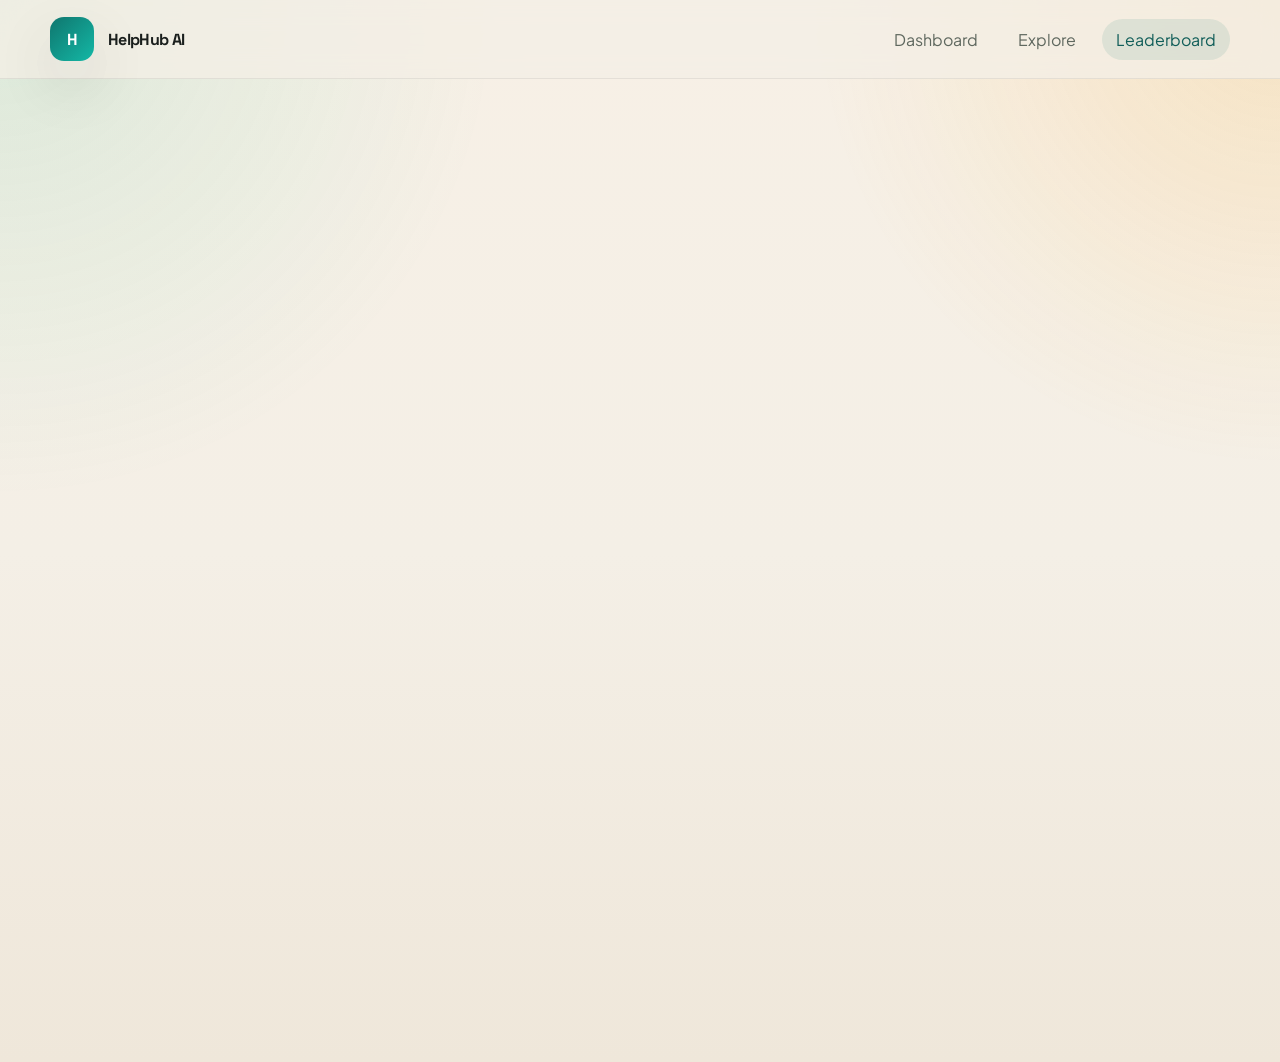
<file: pages/leaderboard.html>
<!doctype html>
<html lang="en">
  <head>
    <meta charset="UTF-8" />
    <meta name="viewport" content="width=device-width, initial-scale=1.0" />
    <title>Document</title>
    <link href="https://fonts.googleapis.com/css2?family=Plus+Jakarta+Sans:wght@400;500;600;700;800&amp;family=Space+Grotesk:wght@500;700&amp;display=swap" rel="stylesheet">  
    <link rel="stylesheet" href="../style.css" />
  </head>

  <body data-page="leaderboard">
    <header class="topbar">
      <div class="container nav">
        <a class="brand" href="../index.html"
          ><span class="brand-badge">H</span><span>HelpHub AI</span></a
        >
        <nav class="nav-links">
          <a href="./dashboard.html">Dashboard</a
          ><a href="./explore.html">Explore</a
          ><a
            data-nav="leaderboard"
            href="./leaderboard.html"
            class="active"
            >Leaderboard</a
          >
        </nav>
      </div>
    </header>
    <main class="container">
      <section class="page-hero">
        <div class="panel fade-in delay-1">
          <p class="eyebrow">Leaderboard</p>
          <h1 style="font-size: clamp(2.2rem, 4vw, 4rem)">
            Recognize the people who keep the community moving.
          </h1>
          <p>
            Trust score, contribution count, and badges create visible momentum
            for reliable helpers.
          </p>
        </div>
      </section>
      <section class="leader-grid section">
        <div class="panel fade-in delay-2">
          <p class="section-kicker">Top helpers</p>
          <h2>Rankings</h2>
          <div class="rank-list" data-rank-list="">
            <div class="rank-item fade-in delay-1">
              <div class="user-line">
                <div class="avatar teal">AK</div>
                <div>
                  <strong>#1 Ayesha Khan</strong>
                  <p>Figma, UI/UX, HTML/CSS</p>
                </div>
              </div>
              <div class="center">
                <strong>92%</strong>
                <p>31 contributions</p>
              </div>
            </div>

            <div class="rank-item fade-in delay-2">
              <div class="user-line">
                <div class="avatar dark">HA</div>
                <div>
                  <strong>#2 Hassan Ali</strong>
                  <p>JavaScript, React, Git/GitHub</p>
                </div>
              </div>
              <div class="center">
                <strong>88%</strong>
                <p>24 contributions</p>
              </div>
            </div>

            <div class="rank-item fade-in delay-3">
              <div class="user-line">
                <div class="avatar">SN</div>
                <div>
                  <strong>#3 Sara Noor</strong>
                  <p>Python, Data Analysis</p>
                </div>
              </div>
              <div class="center">
                <strong>74%</strong>
                <p>11 contributions</p>
              </div>
            </div>
          </div>
        </div>
        <div class="panel fade-in delay-3">
          <p class="section-kicker">Badge system</p>
          <h2>Trust and achievement</h2>
          <div class="stack" data-badge-showcase="">
            <div class="badge-card fade-in delay-1">
              <h3>Ayesha Khan</h3>
              <p>Design Ally • Fast Responder • Top Mentor</p>
              <div class="progress"><span style="width: 92%"></span></div>
            </div>

            <div class="badge-card fade-in delay-2">
              <h3>Hassan Ali</h3>
              <p>Code Rescuer • Bug Hunter</p>
              <div class="progress"><span style="width: 88%"></span></div>
            </div>

            <div class="badge-card fade-in delay-3">
              <h3>Sara Noor</h3>
              <p>Community Voice</p>
              <div class="progress"><span style="width: 74%"></span></div>
            </div>
          </div>
        </div>
      </section>
    </main>
    <script>
      if (document.body.dataset.page === "leaderboard") {
        const elements = document.querySelectorAll(".fade-in");

        const observer = new IntersectionObserver(
          (entries) => {
            entries.forEach((entry) => {
              if (entry.isIntersecting) {
                entry.target.classList.add("show");
              } else {
                entry.target.classList.remove("show"); 
              }
            });
          },
          { threshold: 0.2 },
        );

        elements.forEach((el) => observer.observe(el));
      }
    </script>
  </body>
</html>
</file>
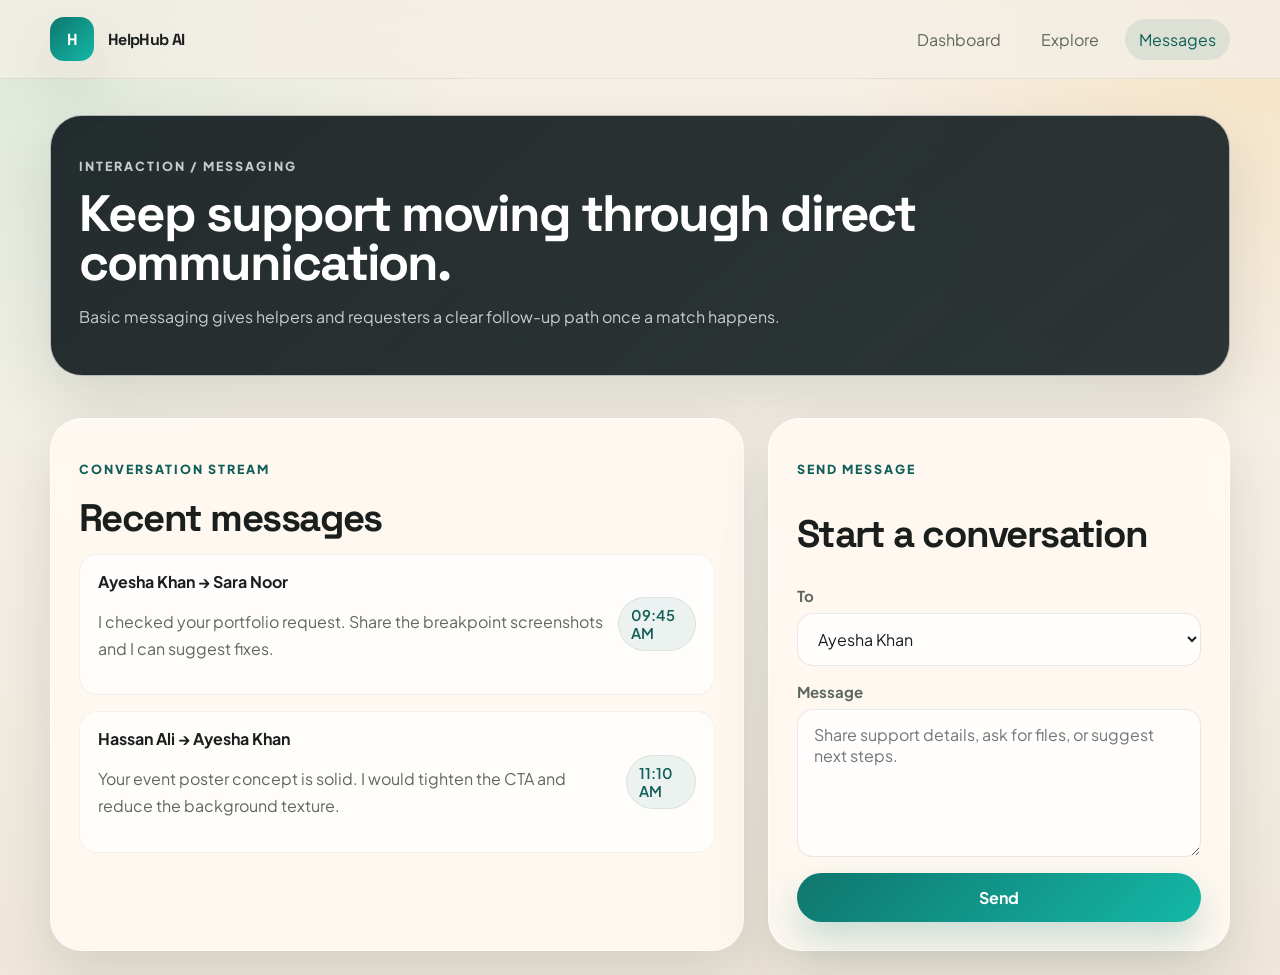
<file: pages/message.html>
<!doctype html>
<html lang="en">
  <head>
    <meta charset="UTF-8" />
    <meta name="viewport" content="width=device-width, initial-scale=1.0" />
    <title>Document</title>
    <link href="https://fonts.googleapis.com/css2?family=Plus+Jakarta+Sans:wght@400;500;600;700;800&amp;family=Space+Grotesk:wght@500;700&amp;display=swap" rel="stylesheet">  
    <link rel="stylesheet" href="../style.css" />
  </head>

  <body data-page="messages">
    <header class="topbar">
      <div class="container nav">
        <a class="brand" href="../index.html"
          ><span class="brand-badge">H</span><span>HelpHub AI</span></a
        >
        <nav class="nav-links">
          <a href="./dashboard.html">Dashboard</a
          ><a href="./explore.html">Explore</a
          ><a data-nav="messages" href="./message.html" class="active"
            >Messages</a
          >
        </nav>
      </div>
    </header>
    <main class="container">
      <section class="page-hero">
        <div class="panel fade-in delay-1">
          <p class="eyebrow">Interaction / Messaging</p>
          <h1 style="font-size: clamp(2.2rem, 4vw, 4rem)">
            Keep support moving through direct communication.
          </h1>
          <p>
            Basic messaging gives helpers and requesters a clear follow-up path
            once a match happens.
          </p>
        </div>
      </section>
      <section class="detail-grid section">
        <div class="panel fade-in delay-2">
          <p class="section-kicker">Conversation stream</p>
          <h2>Recent messages</h2>
          <div class="message-list" data-message-list="">
            <div class="message-item fade-in delay-1">
              <div>
                <strong>Ayesha Khan → Sara Noor</strong>
                <p>
                  I checked your portfolio request. Share the breakpoint
                  screenshots and I can suggest fixes.
                </p>
              </div>
              <span class="tag">09:45 AM</span>
            </div>
            <div class="message-item fade-in delay-2">
              <div>
                <strong>Hassan Ali → Ayesha Khan</strong>
                <p>
                  Your event poster concept is solid. I would tighten the CTA
                  and reduce the background texture.
                </p>
              </div>
              <span class="tag">11:10 AM</span>
            </div>
          </div>
        </div>
        <form class="form-card stack fade-in delay-3" data-message-form="">
          <p class="section-kicker">Send message</p>
          <h2>Start a conversation</h2>
          <div class="field">
            <label>To</label
            ><select name="to">
              <option>Ayesha Khan</option>
              <option>Hassan Ali</option>
              <option>Sara Noor</option>
            </select>
          </div>
          <div class="field">
            <label>Message</label
            ><textarea
              name="text"
              placeholder="Share support details, ask for files, or suggest next steps."
            ></textarea>
          </div>
          <button class="btn btn-primary" type="submit">Send</button>
        </form>
      </section>
    </main>
    <script>
      if (document.body.dataset.page === "messages") {
        const elements = document.querySelectorAll(".fade-in");

        const observer = new IntersectionObserver(
          (entries) => {
            entries.forEach((entry) => {
              if (entry.isIntersecting) {
                entry.target.classList.add("show");
              } else {
                entry.target.classList.remove("show");
              }
            });
          },
          { threshold: 0.2 },
        );

        elements.forEach((el) => observer.observe(el));
      }
    </script>
  </body>
</html>
</file>
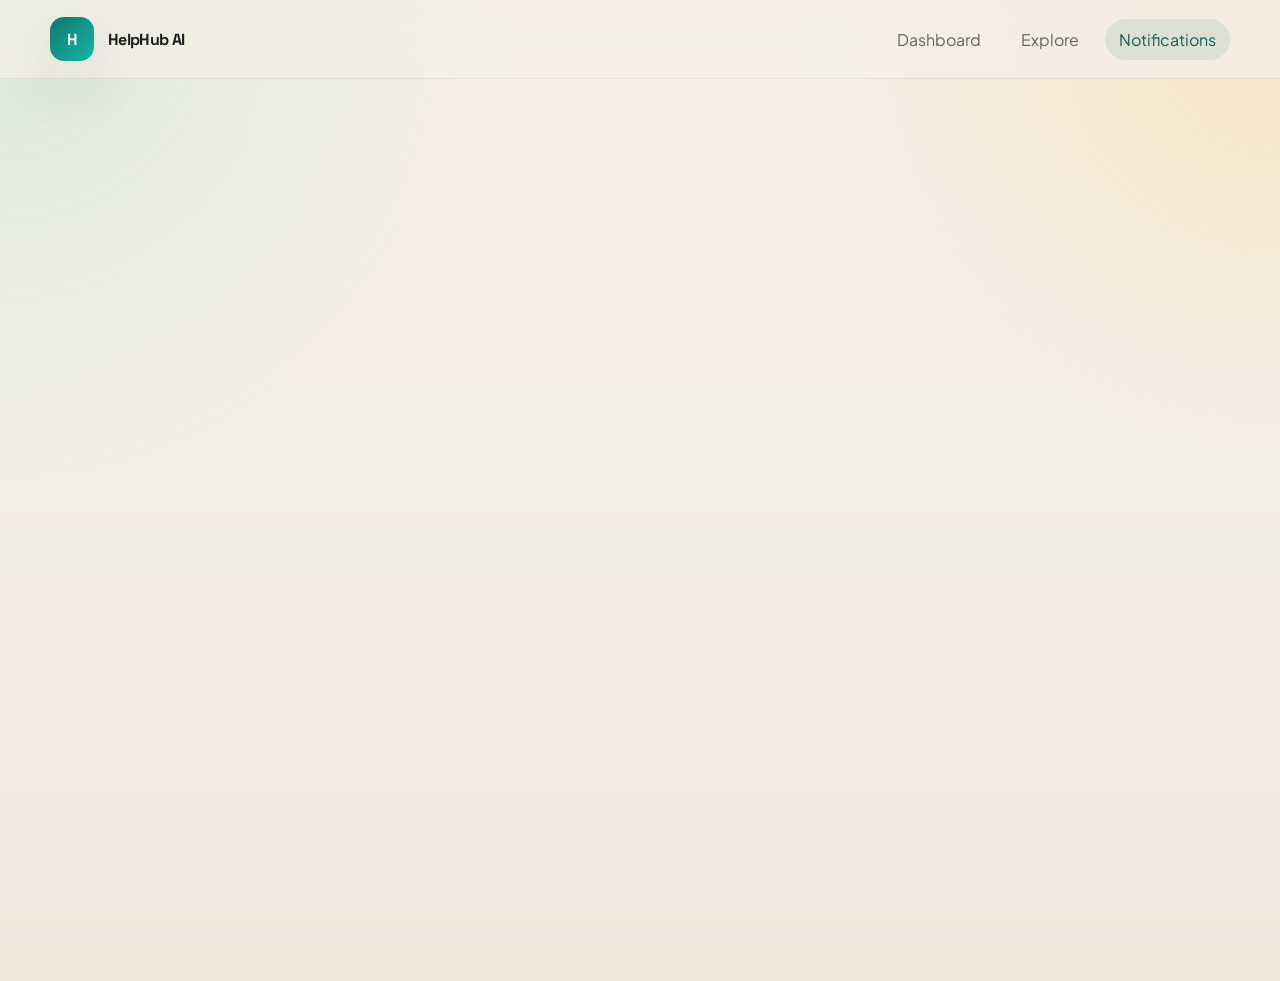
<file: pages/notification.html>
<!doctype html>
<html lang="en">
  <head>
    <meta charset="UTF-8" />
    <meta name="viewport" content="width=device-width, initial-scale=1.0" />
    <title>Document</title>
    <link href="https://fonts.googleapis.com/css2?family=Plus+Jakarta+Sans:wght@400;500;600;700;800&amp;family=Space+Grotesk:wght@500;700&amp;display=swap" rel="stylesheet">  
    <link rel="stylesheet" href="../style.css" />
  </head>

  <body data-page="notifications">
    <header class="topbar">
      <div class="container nav">
        <a class="brand" href="../index.html"
          ><span class="brand-badge">H</span><span>HelpHub AI</span></a
        >
        <nav class="nav-links">
          <a href="./dashboard.html">Dashboard</a
          ><a href="./explore.html">Explore</a
          ><a
            data-nav="notifications"
            href="./notification.html"
            class="active"
            >Notifications</a
          >
        </nav>
      </div>
    </header>
    <main class="container">
      <section class="page-hero">
        <div class="panel fade-in delay-1">
          <p class="eyebrow">Notifications</p>
          <h1 style="font-size: clamp(2.2rem, 4vw, 4rem)">
            Stay updated on requests, helpers, and trust signals.
          </h1>
          <p>
            Track new matches, solved items, AI insights, and reputation changes
            in one place.
          </p>
        </div>
      </section>
      <section class="section">
        <div class="panel fade-in delay-2">
          <p class="section-kicker">Live updates</p>
          <h2>Notification feed</h2>
          <div class="notif-list" data-notif-list="">
            <div class="notif-item fade-in delay-1">
              <div>
                <strong
                  >New helper matched to your responsive portfolio
                  request</strong
                >
                <p>Match • 12 min ago</p>
              </div>
              <button class="btn btn-secondary" data-note="note-1">
                Unread
              </button>
            </div>

            <div class="notif-item fade-in delay-2">
              <div>
                <strong
                  >Your trust score increased after a solved request</strong
                >
                <p>Reputation • 1 hr ago</p>
              </div>
              <button class="btn btn-secondary" data-note="note-2">
                Unread
              </button>
            </div>

            <div class="notif-item fade-in delay-3">
              <div>
                <strong
                  >AI Center detected rising demand for interview prep</strong
                >
                <p>Insight • Today</p>
              </div>
              <button class="btn btn-secondary" data-note="note-3">Read</button>
            </div>
          </div>
        </div>
      </section>
    </main>
    <script>
      if (document.body.dataset.page === "notifications") {
        const elements = document.querySelectorAll(".fade-in");

        const observer = new IntersectionObserver(
          (entries) => {
            entries.forEach((entry) => {
              if (entry.isIntersecting) {
                entry.target.classList.add("show");
              } else {
                entry.target.classList.remove("show"); 
              }
            });
          },
          { threshold: 0.2 },
        );

        elements.forEach((el) => observer.observe(el));
      }
    </script>
  </body>
</html>
</file>
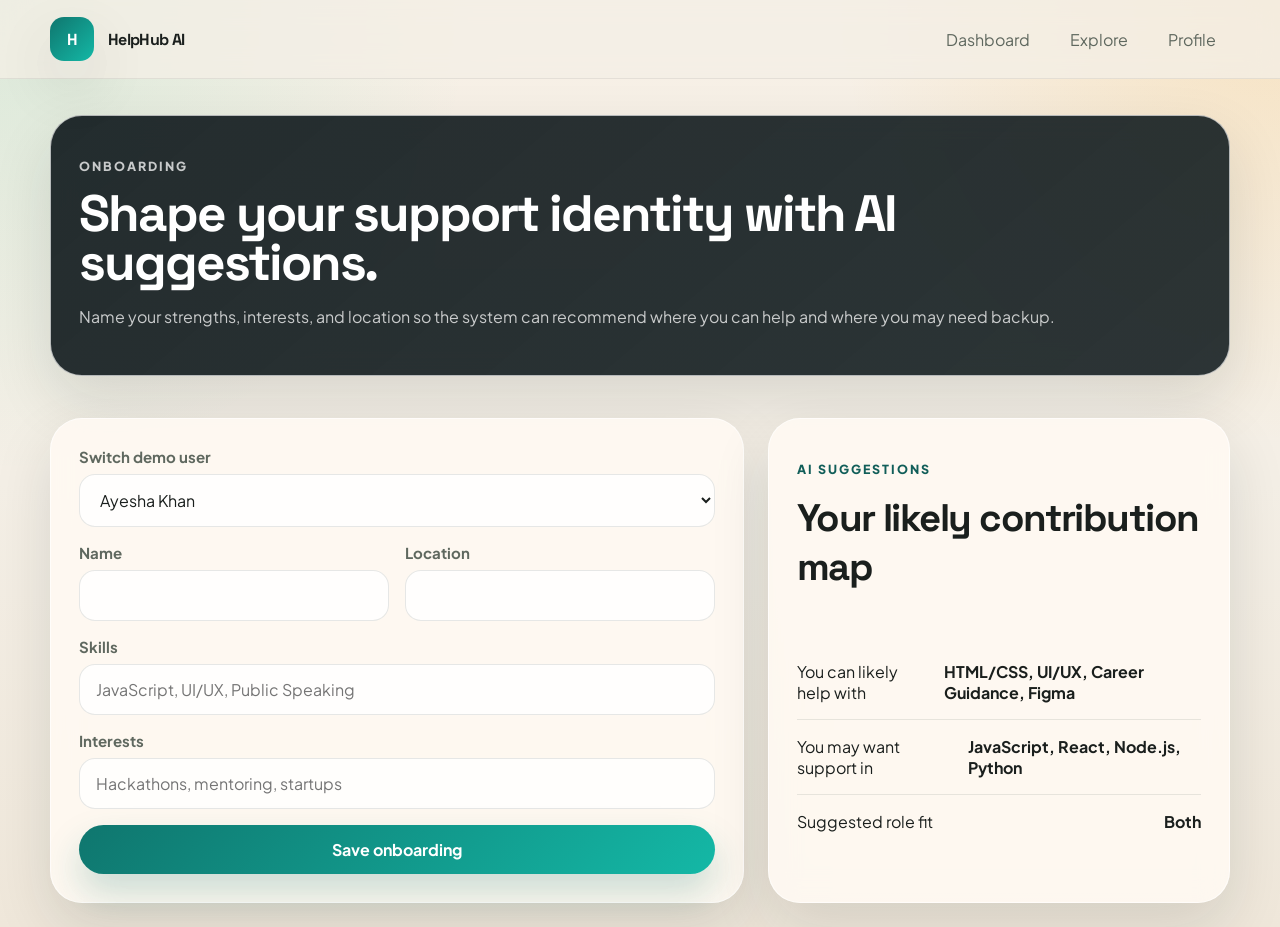
<file: pages/onboarding.html>
<!doctype html>
<html lang="en">
  <head>
    <meta charset="UTF-8" />
    <meta name="viewport" content="width=device-width, initial-scale=1.0" />
    <title>Document</title>
    <link
      href="https://fonts.googleapis.com/css2?family=Plus+Jakarta+Sans:wght@400;500;600;700;800&amp;family=Space+Grotesk:wght@500;700&amp;display=swap"
      rel="stylesheet"
    />
    <link rel="stylesheet" href="../style.css" />
  </head>

  <body data-page="onboarding">
    <header class="topbar">
      <div class="container nav">
        <a class="brand" href="../index.html"
          ><span class="brand-badge">H</span><span>HelpHub AI</span></a
        >
        <nav class="nav-links">
          <a href="./dashboard.html">Dashboard</a
          ><a href="./explore.html">Explore</a
          ><a href="./profile.html">Profile</a>
        </nav>
      </div>
    </header>
    <main class="container">
      <section class="page-hero">
        <div class="panel fade-in delay-1">
          <p class="eyebrow">Onboarding</p>
          <h1 style="font-size: clamp(2.2rem, 4vw, 4rem)">
            Shape your support identity with AI suggestions.
          </h1>
          <p>
            Name your strengths, interests, and location so the system can
            recommend where you can help and where you may need backup.
          </p>
        </div>
      </section>
      <section class="two-col section">
        <form class="form-card stack fade-in delay-2" data-onboarding-form="">
          <div class="field">
            <label>Switch demo user</label
            ><select data-user-switch="">
              <option value="user-1">Ayesha Khan</option>
              <option value="user-2">Hassan Ali</option>
              <option value="user-3">Sara Noor</option>
            </select>
          </div>
          <div class="form-grid">
            <div class="field">
              <label>Name</label><input name="name" type="text" />
            </div>
            <div class="field">
              <label>Location</label><input name="location" type="text" />
            </div>
            <div class="field-full">
              <label>Skills</label
              ><input
                name="skills"
                type="text"
                placeholder="JavaScript, UI/UX, Public Speaking"
              />
            </div>
            <div class="field-full">
              <label>Interests</label
              ><input
                name="interests"
                type="text"
                placeholder="Hackathons, mentoring, startups"
              />
            </div>
          </div>
          <button class="btn btn-primary" type="submit">Save onboarding</button>
        </form>
        <aside class="panel stack fade-in delay-3">
          <div>
            <p class="section-kicker">AI suggestions</p>
            <h2>Your likely contribution map</h2>
          </div>
          <div data-onboarding-ai="">
            <div class="metric fade-in delay-1">
              <span>You can likely help with</span
              ><strong>HTML/CSS, UI/UX, Career Guidance, Figma</strong>
            </div>
            <div class="metric fade-in delay-2">
              <span>You may want support in</span
              ><strong>JavaScript, React, Node.js, Python</strong>
            </div>
            <div class="metric fade-in delay-3">
              <span>Suggested role fit</span><strong>Both</strong>
            </div>
          </div>
        </aside>
      </section>
    </main>

    <script>
      const elements = document.querySelectorAll(".fade-in");

      const observer = new IntersectionObserver(
        (entries) => {
          entries.forEach((entry) => {
            if (entry.isIntersecting) {
              entry.target.classList.add("show");
            } else {
              entry.target.classList.remove("show");
            }
          });
        },
        { threshold: 0.2 },
      );

      elements.forEach((el) => observer.observe(el));
    </script>
  </body>
</html>
</file>
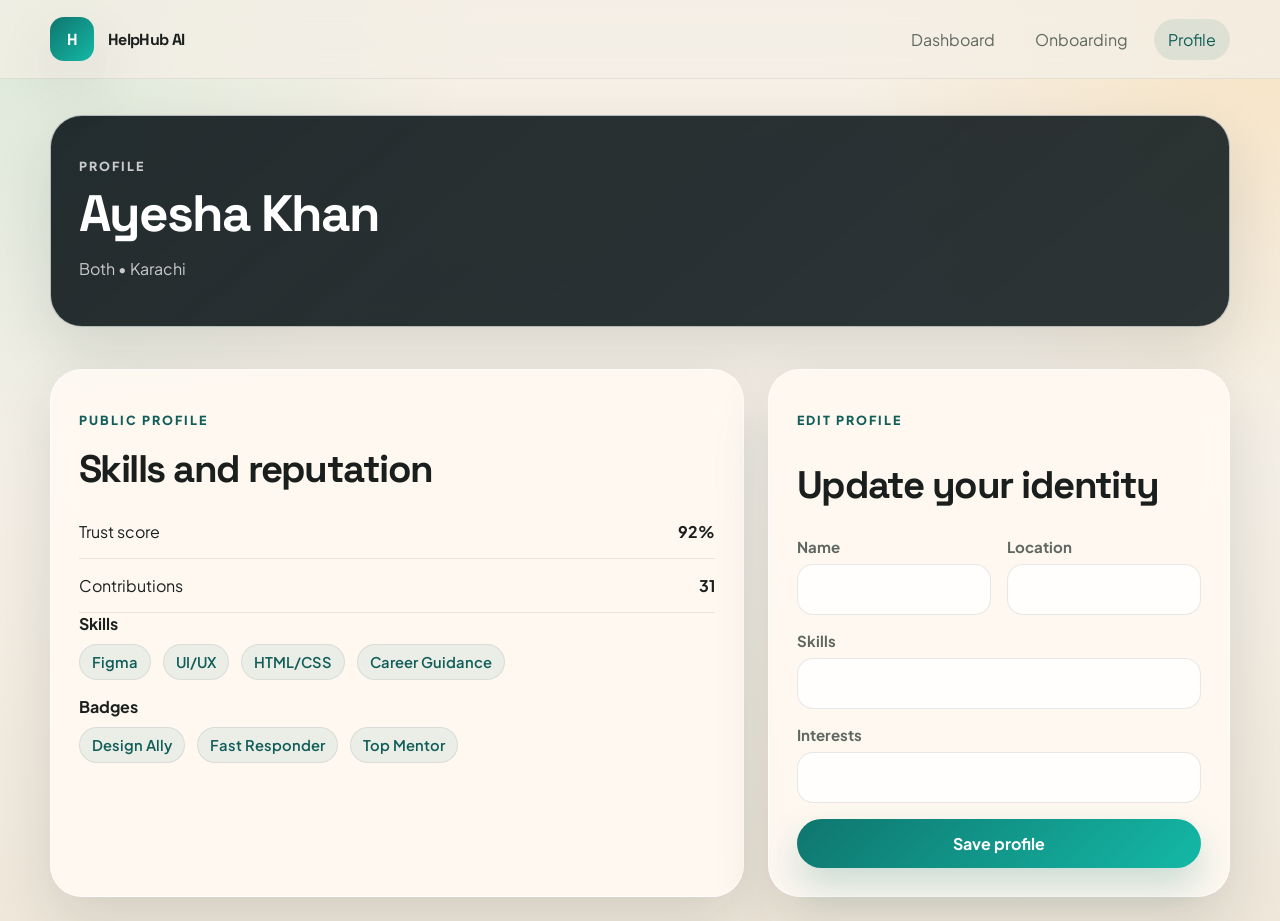
<file: pages/profile.html>
<!doctype html>
<html lang="en">
  <head>
    <meta charset="UTF-8" />
    <meta name="viewport" content="width=device-width, initial-scale=1.0" />
    <title>Document</title>
    <link
      href="https://fonts.googleapis.com/css2?family=Plus+Jakarta+Sans:wght@400;500;600;700;800&amp;family=Space+Grotesk:wght@500;700&amp;display=swap"
      rel="stylesheet"
    />
    <link rel="stylesheet" href="../style.css" />
  </head>

  <body data-page="profile">
    <header class="topbar">
      <div class="container nav">
        <a class="brand" href="../index.html"
          ><span class="brand-badge">H</span><span>HelpHub AI</span></a
        >
        <nav class="nav-links">
          <a href="./dashboard.html">Dashboard</a
          ><a href="./onboarding.html">Onboarding</a
          ><a data-nav="profile" href="./profile.html" class="active"
            >Profile</a
          >
        </nav>
      </div>
    </header>
    <main class="container">
      <section class="page-hero">
        <div class="panel fade-in delay-1">
          <p class="eyebrow">Profile</p>
          <h1 style="font-size: clamp(2.2rem, 4vw, 4rem)" data-profile-name="">
            Ayesha Khan
          </h1>
          <p>
            <span data-profile-role="">Both</span> •
            <span data-profile-location="">Karachi</span>
          </p>
        </div>
      </section>
      <section class="profile-grid section">
        <div class="stack">
          <div class="panel fade-in delay-2">
            <p class="section-kicker">Public profile</p>
            <h2>Skills and reputation</h2>
            <div class="metric fade-in delay-1">
              <span>Trust score</span><strong data-profile-trust="">92%</strong>
            </div>
            <div class="metric fade-in delay-2">
              <span>Contributions</span
              ><strong data-profile-contributions="">31</strong>
            </div>
            <div class="stack">
              <div>
                <strong>Skills</strong>
                <div
                  class="tag-row fade-in delay-3"
                  data-profile-skills=""
                  style="margin-top: 10px"
                >
                  <span class="tag">Figma</span><span class="tag">UI/UX</span
                  ><span class="tag">HTML/CSS</span
                  ><span class="tag">Career Guidance</span>
                </div>
              </div>
              <div>
                <strong>Badges</strong>
                <div
                  class="tag-row"
                  data-profile-badges=""
                  style="margin-top: 10px"
                >
                  <span class="tag">Design Ally</span
                  ><span class="tag">Fast Responder</span
                  ><span class="tag">Top Mentor</span>
                </div>
              </div>
            </div>
          </div>
        </div>
        <form class="form-card stack fade-in delay-3" data-profile-form="">
          <p class="section-kicker">Edit profile</p>
          <h2>Update your identity</h2>
          <div class="profile-form">
            <div class="field">
              <label>Name</label><input name="name" type="text" />
            </div>
            <div class="field">
              <label>Location</label><input name="location" type="text" />
            </div>
            <div class="field-full">
              <label>Skills</label><input name="skills" type="text" />
            </div>
            <div class="field-full">
              <label>Interests</label><input name="interests" type="text" />
            </div>
          </div>
          <button class="btn btn-primary" type="submit">Save profile</button>
        </form>
      </section>
    </main>
    <script>
      if (document.body.dataset.page === "profile") {
        const elements = document.querySelectorAll(".fade-in");

        const observer = new IntersectionObserver(
          (entries) => {
            entries.forEach((entry) => {
              if (entry.isIntersecting) {
                entry.target.classList.add("show");
              } else {
                entry.target.classList.remove("show"); 
              }
            });
          },
          { threshold: 0.2 },
        );

        elements.forEach((el) => observer.observe(el));
      }
    </script>
  </body>
</html>
</file>
<file: style.css>
:root {
  --bg: #f4efe6;
  --surface: rgba(255, 250, 243, 0.88);
  --surface-strong: #fffaf3;
  --surface-dark: #1d2d2a;
  --text: #1a1f1d;
  --muted: #5f685f;
  --line: rgba(34, 54, 47, 0.1);
  --primary: #0f766e;
  --primary-strong: #115e59;
  --accent: #f59e0b;
  --danger: #dc2626;
  --success: #15803d;
  --shadow: 0 24px 60px rgba(17, 33, 29, 0.12);
  --radius-xl: 32px;
  --radius-lg: 22px;
  --container: 1180px;
  --heading-font: "Space Grotesk", "Segoe UI", sans-serif;
  --body-font: "Plus Jakarta Sans", "Segoe UI", sans-serif;
}

* {
  box-sizing: border-box;
}
html {
  scroll-behavior: smooth;
}
body {
  margin: 0;
  font-family: var(--body-font);
  color: var(--text);
  background:
    radial-gradient(
      circle at top left,
      rgba(16, 185, 129, 0.12),
      transparent 30%
    ),
    radial-gradient(
      circle at top right,
      rgba(245, 158, 11, 0.16),
      transparent 28%
    ),
    linear-gradient(180deg, #f7f0e6 0%, #f4efe6 52%, #efe7da 100%);
  min-height: 100vh;
}
a {
  color: inherit;
  text-decoration: none;
}
img {
  max-width: 100%;
  display: block;
}
button,
input,
select,
textarea {
  font: inherit;
}
.container {
  width: min(var(--container), calc(100% - 32px));
  margin: 0 auto;
}
.site-shell {
  padding-bottom: 48px;
}
.topbar {
  position: sticky;
  top: 0;
  z-index: 20;
  backdrop-filter: blur(14px);
  background: rgba(244, 239, 230, 0.78);
  border-bottom: 1px solid rgba(29, 45, 42, 0.08);
}
.nav {
  display: flex;
  align-items: center;
  justify-content: space-between;
  gap: 20px;
  min-height: 78px;
}
.brand {
  display: inline-flex;
  align-items: center;
  gap: 14px;
  font-family: var(--heading-font);
  font-weight: 700;
  letter-spacing: -0.04em;
}
.brand-badge {
  width: 44px;
  height: 44px;
  display: grid;
  place-items: center;
  border-radius: 14px;
  background: linear-gradient(135deg, #0f766e 0%, #14b8a6 100%);
  color: white;
  box-shadow: var(--shadow);
}
.nav-links,
.nav-actions,
.tag-row,
.info-row,
.card-meta,
.user-line,
.row {
  display: flex;
  align-items: center;
  gap: 12px;
  flex-wrap: wrap;
}
.nav-links a {
  padding: 10px 14px;
  border-radius: 999px;
  color: var(--muted);
  transition: 0.2s ease;
}
.nav-links a:hover,
.nav-links a.active {
  background: rgba(15, 118, 110, 0.1);
  color: var(--primary-strong);
}
.pill,
.tag {
  display: inline-flex;
  align-items: center;
  gap: 8px;
  padding: 8px 12px;
  border-radius: 999px;
  background: rgba(255, 255, 255, 0.65);
  border: 1px solid rgba(17, 33, 29, 0.08);
  color: var(--muted);
}
.tag {
  background: rgba(15, 118, 110, 0.08);
  color: var(--primary-strong);
  font-size: 0.92rem;
  font-weight: 600;
}
.tag.urgent {
  background: rgba(220, 38, 38, 0.1);
  color: var(--danger);
}
.tag.success {
  background: rgba(21, 128, 61, 0.1);
  color: var(--success);
}
.btn {
  display: inline-flex;
  align-items: center;
  justify-content: center;
  gap: 10px;
  border: 0;
  border-radius: 999px;
  padding: 14px 20px;
  font-weight: 700;
  cursor: pointer;
  transition:
    transform 0.2s ease,
    box-shadow 0.2s ease,
    background 0.2s ease;
}
.btn:hover {
  transform: translateY(-2px);
}
.btn-primary {
  background: linear-gradient(135deg, var(--primary) 0%, #14b8a6 100%);
  color: white;
  box-shadow: 0 18px 36px rgba(15, 118, 110, 0.22);
}
.btn-secondary {
  background: white;
  color: var(--text);
  border: 1px solid rgba(17, 33, 29, 0.08);
}
.hero {
  padding: 60px 0 34px;
}
.hero-grid,
.two-col,
.dashboard-grid,
.detail-grid,
.profile-grid,
.admin-grid,
.leader-grid,
.feed-grid {
  display: grid;
  gap: 24px;
}
.hero-grid,
.two-col,
.dashboard-grid,
.detail-grid,
.profile-grid,
.admin-grid {
  grid-template-columns: 1.2fr 0.8fr;
}
.leader-grid {
  grid-template-columns: 1fr 1fr;
}
.feed-grid {
  grid-template-columns: 0.84fr 1.16fr;
}
.glass-card,
.panel,
.stat-card,
.feature-card,
.request-card,
.timeline-item,
.badge-card,
.auth-card,
.form-card {
  background: var(--surface);
  border: 1px solid rgba(255, 255, 255, 0.58);
  box-shadow: var(--shadow);
  backdrop-filter: blur(14px);
}
.hero-copy,
.hero-panel,
.panel,
.auth-card,
.form-card {
  border-radius: var(--radius-xl);
  padding: 28px;
}
.hero-copy {
  background: linear-gradient(
    160deg,
    rgba(255, 250, 243, 0.9) 0%,
    rgba(246, 240, 230, 0.85) 100%
  );
}
.eyebrow,
.section-kicker {
  text-transform: uppercase;
  letter-spacing: 0.16em;
  font-size: 0.78rem;
  color: var(--primary-strong);
  font-weight: 800;
}
h1,
h2,
h3,
h4 {
  margin: 0 0 12px;
  font-family: var(--heading-font);
  letter-spacing: -0.04em;
}
h1 {
  font-size: clamp(2.7rem, 5vw, 5rem);
  line-height: 0.95;
}
h2 {
  font-size: clamp(1.8rem, 3vw, 3rem);
}
h3 {
  font-size: 1.28rem;
}
p {
  color: var(--muted);
  line-height: 1.7;
}
.hero-actions,
.stats-grid,
.card-grid,
.mini-grid,
.stack,
.form-grid,
.auth-grid,
.profile-form,
.notif-list,
.rank-list,
.helper-list,
.message-list {
  display: grid;
  gap: 16px;
}
.hero-actions {
  margin-top: 24px;
  grid-template-columns: repeat(2, max-content);
}
.hero-panel {
  position: relative;
  overflow: hidden;
  background: linear-gradient(180deg, #173430 0%, #102926 100%);
  color: white;
}
.hero-panel p,
.page-hero .panel p,
.auth-side p,
.auth-side li {
  color: rgba(255, 255, 255, 0.75);
}
.hero-panel::after {
  content: "";
  position: absolute;
  inset: auto -10% -32% auto;
  width: 260px;
  height: 260px;
  background: radial-gradient(
    circle,
    rgba(20, 184, 166, 0.45),
    transparent 65%
  );
}
.orb {
  position: absolute;
  inset: 24px 24px auto auto;
  width: 82px;
  height: 82px;
  border-radius: 50%;
  background: radial-gradient(circle at 30% 30%, #fde68a, #f59e0b);
  opacity: 0.85;
}
.stats-grid {
  margin-top: 20px;
  grid-template-columns: repeat(3, 1fr);
}
.card-grid {
  grid-template-columns: repeat(3, 1fr);
}
.mini-grid {
  grid-template-columns: repeat(4, 1fr);
}
.stat-card,
.feature-card,
.request-card,
.timeline-item,
.badge-card {
  border-radius: 24px;
  padding: 22px;
}
.stat-value {
  font-family: var(--heading-font);
  font-size: 2rem;
  font-weight: 700;
}
.section {
  padding: 24px 0;
}
.section-head {
  display: flex;
  align-items: end;
  justify-content: space-between;
  gap: 20px;
  margin-bottom: 20px;
}
.page-hero {
  padding: 36px 0 18px;
}
.page-hero .panel {
  background: linear-gradient(
    140deg,
    rgba(20, 29, 32, 0.93),
    rgba(16, 26, 29, 0.88)
  );
  color: white;
}
.panel,
.auth-card,
.form-card {
  border: 1px solid rgba(255, 255, 255, 0.66);
}
.metric,
.list-item,
.rank-item,
.helper-item,
.notif-item,
.message-item {
  display: flex;
  align-items: center;
  justify-content: space-between;
  gap: 14px;
  padding: 16px 0;
  border-bottom: 1px solid var(--line);
}
.list-item:last-child,
.metric:last-child {
  border-bottom: 0;
}
.rank-item,
.helper-item,
.notif-item,
.message-item {
  padding: 16px 18px;
  border-radius: 18px;
  background: rgba(255, 255, 255, 0.72);
  border: 1px solid rgba(17, 33, 29, 0.06);
}
.progress {
  height: 10px;
  border-radius: 999px;
  background: rgba(17, 33, 29, 0.08);
  overflow: hidden;
}
.progress > span {
  display: block;
  height: 100%;
  background: linear-gradient(90deg, var(--accent), var(--primary));
}
.form-grid,
.auth-grid,
.profile-form {
  grid-template-columns: repeat(2, 1fr);
}
.field,
.field-full {
  display: grid;
  gap: 8px;
}
.field-full {
  grid-column: 1 / -1;
}
label {
  font-size: 0.94rem;
  color: var(--muted);
  font-weight: 700;
}
input,
select,
textarea {
  width: 100%;
  border: 1px solid rgba(17, 33, 29, 0.1);
  background: rgba(255, 255, 255, 0.78);
  color: var(--text);
  padding: 14px 16px;
  border-radius: 16px;
  outline: none;
}
textarea {
  min-height: 148px;
  resize: vertical;
}
input:focus,
select:focus,
textarea:focus {
  border-color: rgba(15, 118, 110, 0.45);
  box-shadow: 0 0 0 4px rgba(15, 118, 110, 0.08);
}
.auth-layout {
  min-height: calc(100vh - 79px);
  display: grid;
  place-items: center;
  padding: 32px 0 48px;
}
.auth-wrap {
  width: min(1120px, 100%);
  display: grid;
  gap: 24px;
  grid-template-columns: 1fr 1fr;
}
.auth-card,
.auth-side {
  padding: 30px;
}
.auth-side {
  border-radius: var(--radius-xl);
  background: linear-gradient(155deg, #173430, #102926);
  color: white;
  position: relative;
  overflow: hidden;
}
.auth-side ul {
  padding-left: 20px;
  line-height: 1.8;
}
.avatar {
  width: 44px;
  height: 44px;
  border-radius: 50%;
  display: grid;
  place-items: center;
  background: linear-gradient(135deg, var(--accent), #fb7185);
  color: #1d1d1d;
  font-family: var(--heading-font);
  font-weight: 800;
}
.avatar.teal {
  background: linear-gradient(135deg, #14b8a6, #0f766e);
  color: white;
}
.avatar.dark {
  background: linear-gradient(135deg, #2c3e50, #1f2937);
  color: white;
}
.table {
  width: 100%;
  border-collapse: collapse;
}
.table th,
.table td {
  text-align: left;
  padding: 14px 12px;
  border-bottom: 1px solid var(--line);
  vertical-align: top;
}
.table th {
  color: var(--muted);
  font-weight: 700;
}
.footer {
  padding: 26px 0 42px;
  color: var(--muted);
}
.center {
  text-align: center;
}
.toast-wrap {
  position: fixed;
  right: 16px;
  bottom: 16px;
  z-index: 40;
  display: grid;
  gap: 10px;
}
.toast {
  min-width: 260px;
  max-width: 320px;
  padding: 16px 18px;
  border-radius: 18px;
  background: #173430;
  color: white;
  box-shadow: var(--shadow);
  animation: slideUp 0.3s ease;
}
@keyframes slideUp {
  from {
    opacity: 0;
    transform: translateY(16px);
  }
  to {
    opacity: 1;
    transform: translateY(0);
  }
}

.fade-in {
  opacity: 0;
  transform: translateY(40px) scale(0.96);
  transition: all 0.7s ease;
}

.fade-in.show {
  opacity: 1;
  transform: translateY(0) scale(1);
}

.delay-1 {
  transition-delay: 0.1s;
}
.delay-2 {
  transition-delay: 0.2s;
}
.delay-3 {
  transition-delay: 0.3s;
}
.delay-4 {
  transition-delay: 0.4s;
}

@media (max-width: 980px) {
  .hero-grid,
  .two-col,
  .dashboard-grid,
  .detail-grid,
  .profile-grid,
  .feed-grid,
  .leader-grid,
  .admin-grid,
  .auth-wrap {
    grid-template-columns: 1fr;
  }
  .card-grid,
  .mini-grid,
  .stats-grid,
  .form-grid,
  .auth-grid,
  .profile-form {
    grid-template-columns: 1fr 1fr;
  }
  .nav {
    padding: 12px 0;
    align-items: flex-start;
    flex-direction: column;
  }
  .hero-actions {
    grid-template-columns: 1fr;
  }
}
@media (max-width: 680px) {
  .card-grid,
  .mini-grid,
  .stats-grid,
  .form-grid,
  .auth-grid,
  .profile-form {
    grid-template-columns: 1fr;
  }
  .container {
    width: min(var(--container), calc(100% - 20px));
  }
  .hero-copy,
  .hero-panel,
  .panel,
  .auth-card,
  .auth-side,
  .form-card,
  .stat-card,
  .feature-card,
  .request-card {
    padding: 22px;
  }
  h1 {
    font-size: 2.6rem;
  }
}
</file>
